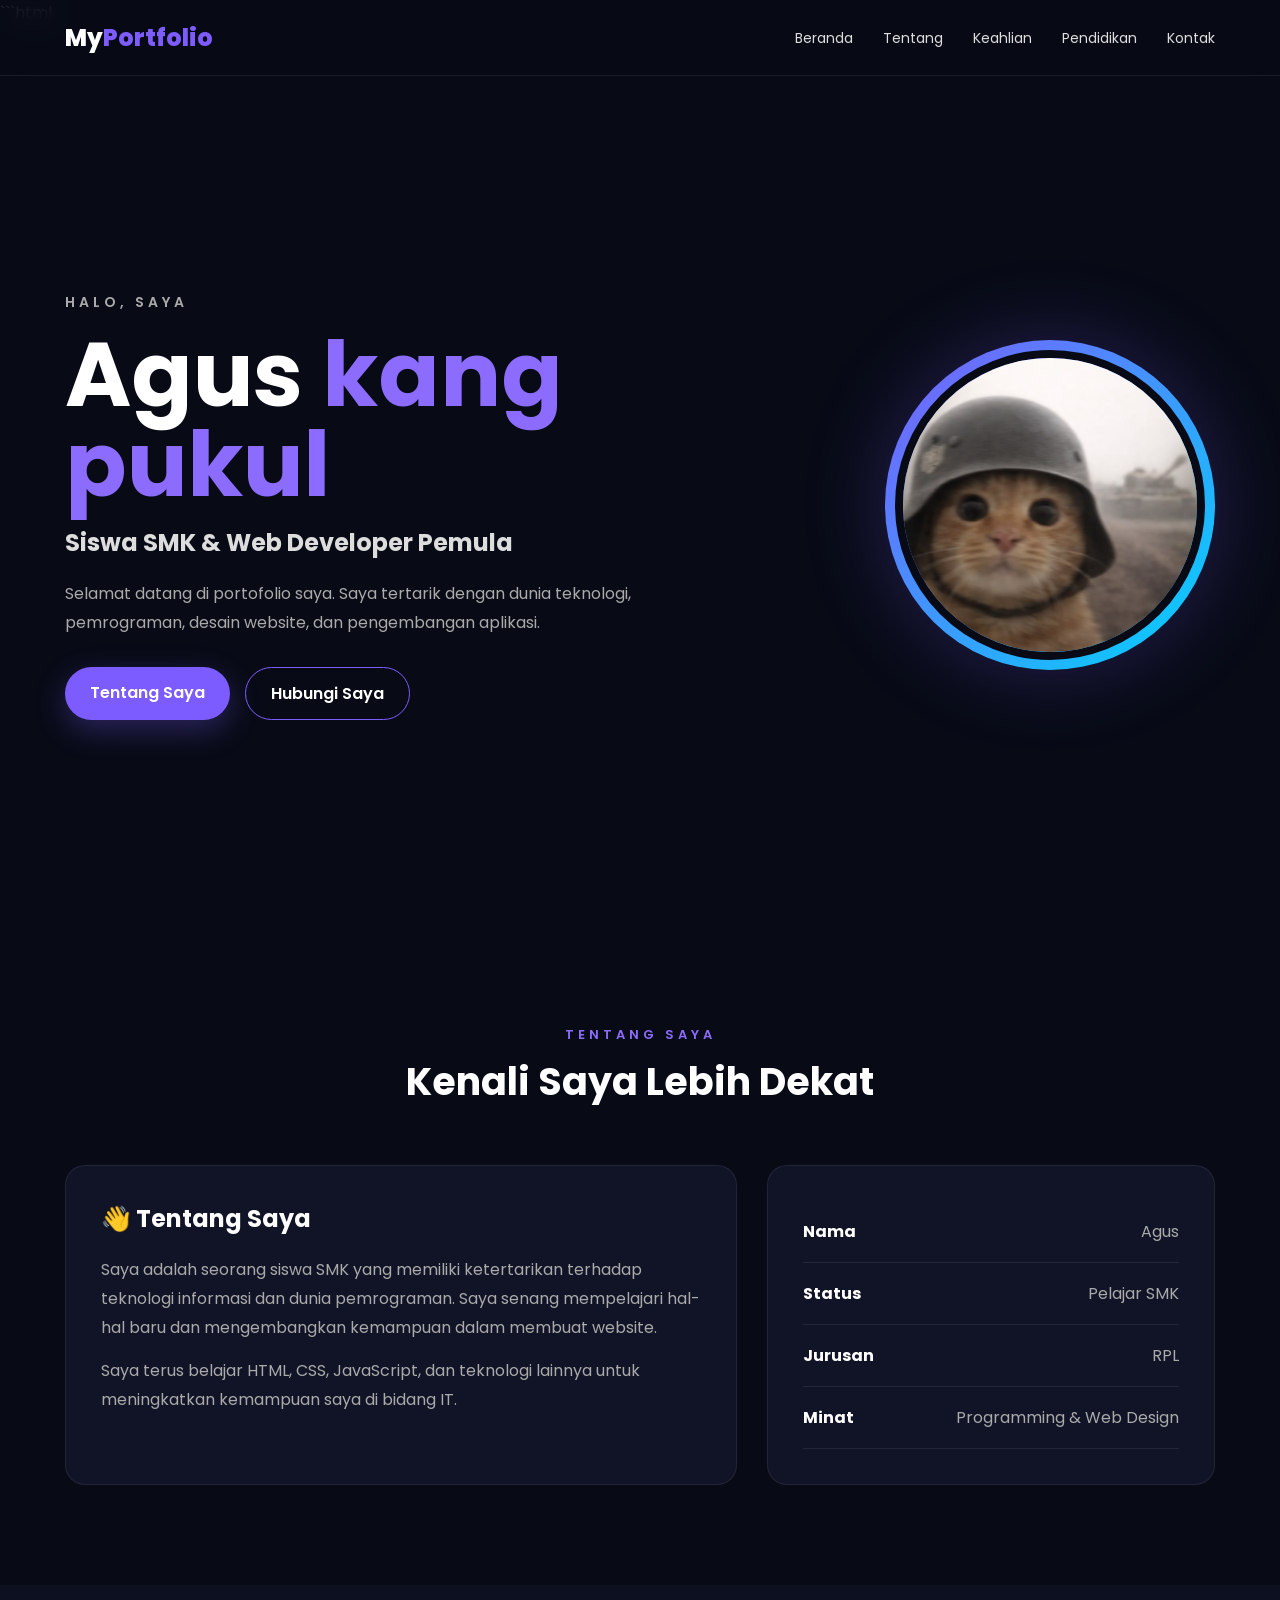
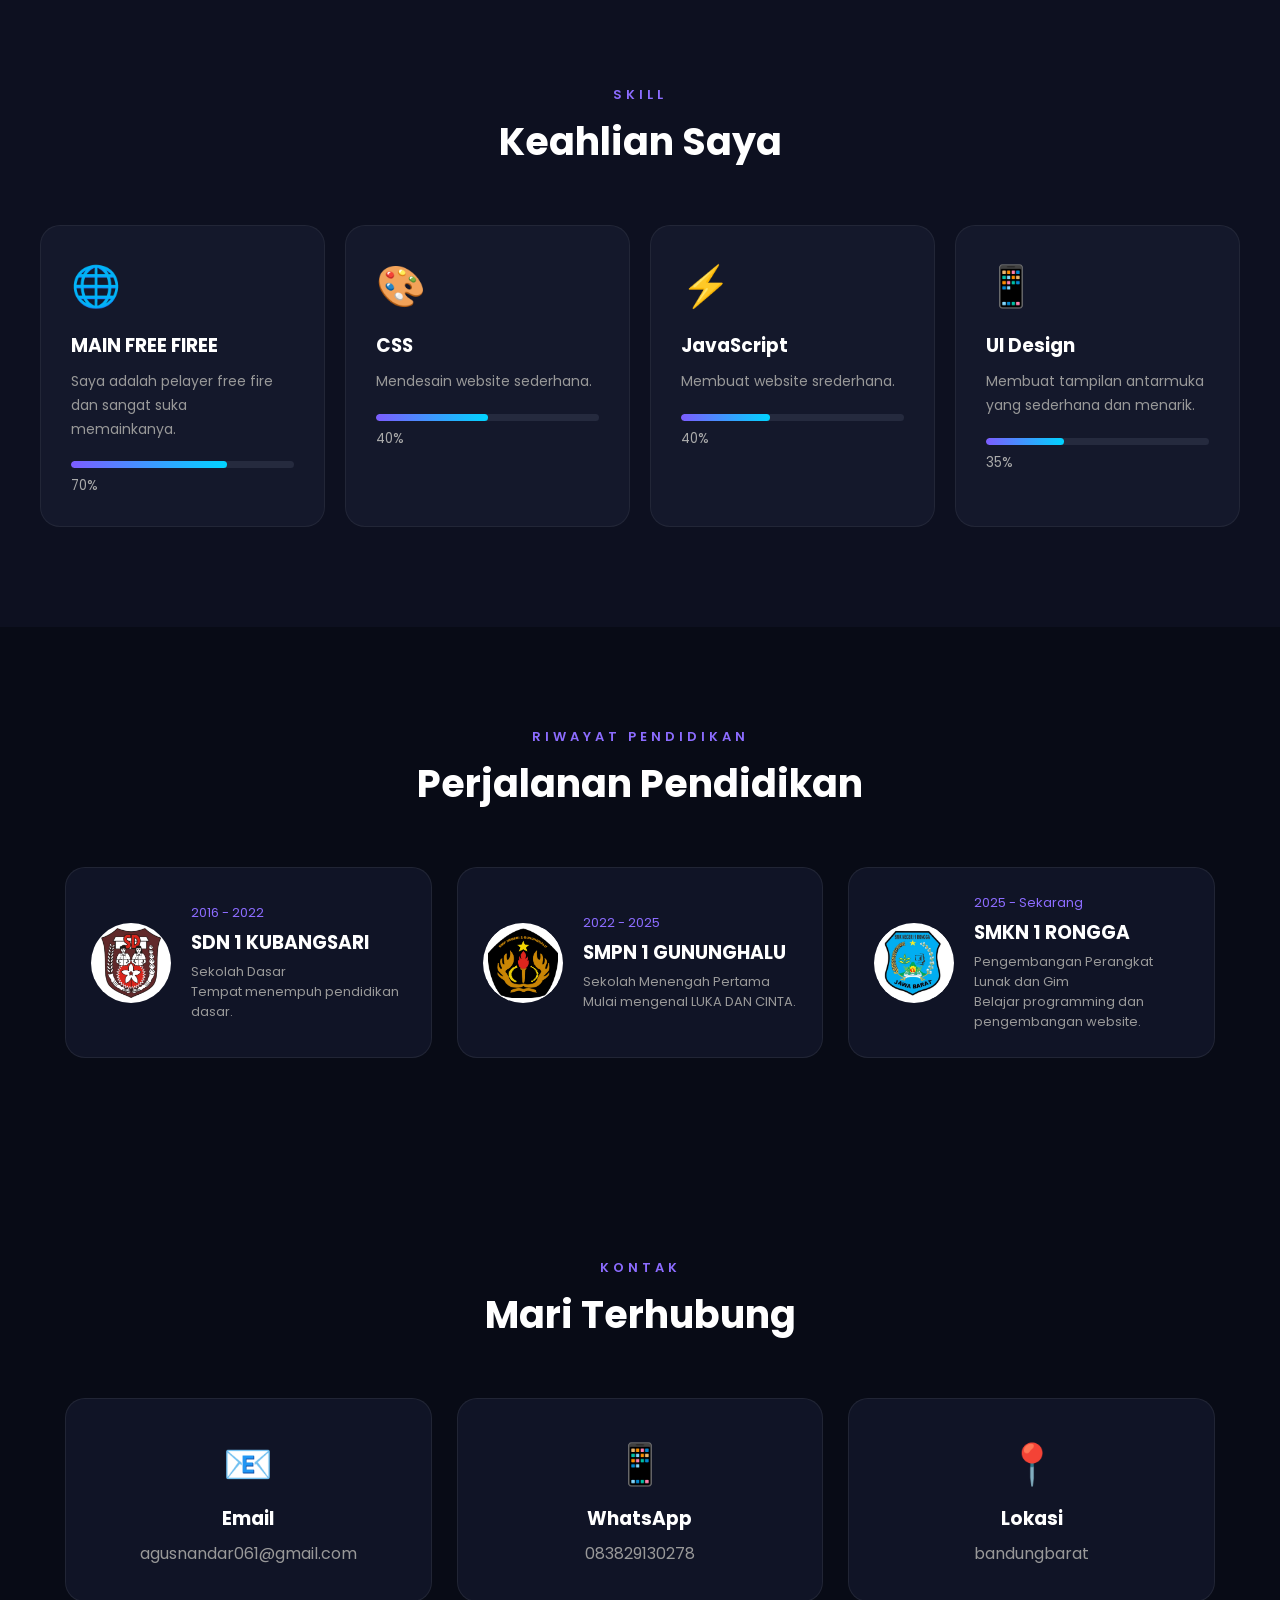
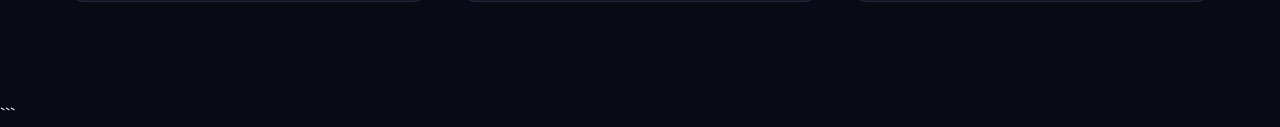
<file: index.html>
```html
<!DOCTYPE html>
<html lang="id">
<head>
    <meta charset="UTF-8">
    <meta name="viewport" content="width=device-width, initial-scale=1.0">
    <title>Portofolio Saya</title>

    <!-- Google Font -->
    <link rel="preconnect" href="https://fonts.googleapis.com">
    <link rel="preconnect" href="https://fonts.gstatic.com" crossorigin>
    <link href="https://fonts.googleapis.com/css2?family=Poppins:wght@300;400;500;600;700;800&display=swap" rel="stylesheet">

    <!-- CSS -->
    <link rel="stylesheet" href="css/potopolio.css">
</head>

<body>

    <!-- Navbar -->
    <header>
        <nav class="navbar">
            <div class="logo">My<span>Portfolio</span></div>

            <ul class="nav-menu">
                <li><a href="#home">Beranda</a></li>
                <li><a href="#about">Tentang</a></li>
                <li><a href="#skills">Keahlian</a></li>
                <li><a href="#education">Pendidikan</a></li>
                <li><a href="#contact">Kontak</a></li>
            </ul>
        </nav>
    </header>

    <!-- Hero -->
    <section id="home" class="hero">
        <div class="hero-text">
            <p class="small-title">HALO, SAYA</p>

            <h1>Agus <span>kang pukul</span></h1>

            <h2>Siswa SMK & Web Developer Pemula</h2>

            <p>
                Selamat datang di portofolio saya.
                Saya tertarik dengan dunia teknologi, pemrograman,
                desain website, dan pengembangan aplikasi.
            </p>

            <div class="hero-buttons">
                <a href="#about" class="btn primary">Tentang Saya</a>
                <a href="#contact" class="btn secondary">Hubungi Saya</a>
            </div>
        </div>

        <div class="hero-image">
            <div class="image-circle">
                <img src="assets/img/download (11).jfif" alt="Foto Profil">
            </div>
        </div>
    </section>

    <!-- Tentang -->
    <section id="about" class="section">
        <div class="section-title">
            <p>TENTANG SAYA</p>
            <h2>Kenali Saya Lebih Dekat</h2>
        </div>

        <div class="about-content">
            <div class="about-card">
                <h3>👋 Tentang Saya</h3>

                <p>
                    Saya adalah seorang siswa SMK yang memiliki ketertarikan
                    terhadap teknologi informasi dan dunia pemrograman.
                    Saya senang mempelajari hal-hal baru dan mengembangkan
                    kemampuan dalam membuat website.
                </p>

                <p>
                    Saya terus belajar HTML, CSS, JavaScript, dan teknologi
                    lainnya untuk meningkatkan kemampuan saya di bidang IT.
                </p>
            </div>

            <div class="info-card">
                <div class="info">
                    <strong>Nama</strong>
                    <span>Agus</span>
                </div>

                <div class="info">
                    <strong>Status</strong>
                    <span>Pelajar SMK</span>
                </div>

                <div class="info">
                    <strong>Jurusan</strong>
                    <span>RPL</span>
                </div>

                <div class="info">
                    <strong>Minat</strong>
                    <span>Programming & Web Design</span>
                </div>
            </div>
        </div>
    </section>

    <!-- Keahlian -->
    <section id="skills" class="section dark-section">
        <div class="section-title">
            <p>SKILL</p>
            <h2>Keahlian Saya</h2>
        </div>

        <div class="skills-container">

            <div class="skill-card">
                <div class="skill-icon">🌐</div>
                <h3>MAIN FREE FIREE</h3>
                <p>Saya adalah pelayer free fire dan sangat suka memainkanya.</p>

                <div class="progress">
                    <span style="width: 70%;"></span>
                </div>
                <small>70%</small>
            </div>

            <div class="skill-card">
                <div class="skill-icon">🎨</div>
                <h3>CSS</h3>
                <p>Mendesain website sederhana.</p>

                <div class="progress">
                    <span style="width: 50%;"></span>
                </div>
                <small>40%</small>
            </div>

            <div class="skill-card">
                <div class="skill-icon">⚡</div>
                <h3>JavaScript</h3>
                <p>Membuat website srederhana.</p>

                <div class="progress">
                    <span style="width: 40%;"></span>
                </div>
                <small>40%</small>
            </div>

            <div class="skill-card">
                <div class="skill-icon">📱</div>
                <h3>UI Design</h3>
                <p>Membuat tampilan antarmuka yang sederhana dan menarik.</p>

                <div class="progress">
                    <span style="width: 35%;"></span>
                </div>
                <small>35%</small>
            </div>

        </div>
    </section>

    <!-- Pendidikan -->
    <section id="education" class="section">
        <div class="section-title">
            <p>RIWAYAT PENDIDIKAN</p>
            <h2>Perjalanan Pendidikan</h2>
        </div>

        <div class="education-container">

            <div class="education-card">
                <div class="school-logo">
                    <img src="assets/img/download (122).png" alt="Logo SD">
                </div>

                <div>
                    <span class="year">2016 - 2022</span>
                    <h3>SDN 1 KUBANGSARI</h3>
                    <p>Sekolah Dasar</p>
                    <p>Tempat menempuh pendidikan dasar.</p>
                </div>
            </div>

            <div class="education-card">
                <div class="school-logo">
                    <img src="assets - Copy/img/imagessssss.png" alt="Logo SMP">
                </div>

                <div>
                    <span class="year">2022 - 2025</span>
                    <h3>SMPN 1 GUNUNGHALU</h3>
                    <p>Sekolah Menengah Pertama</p>
                    <p>Mulai mengenal LUKA DAN CINTA.</p>
                </div>
            </div>

            <div class="education-card">
                <div class="school-logo">
                    <img src="assets/img/images (1).jfif" alt="Logo SMK">
                </div>

                <div>
                    <span class="year">2025 - Sekarang</span>
                    <h3>SMKN 1 RONGGA</h3>
                    <p>Pengembangan Perangkat Lunak dan Gim</p>
                    <p>Belajar programming dan pengembangan website.</p>
                </div>
            </div>

        </div>
    </section>

    <!-- Kontak -->
    <section id="contact" class="section contact-section">
        <div class="section-title">
            <p>KONTAK</p>
            <h2>Mari Terhubung</h2>
        </div>

        <div class="contact-container">

            <div class="contact-card">
                <div class="contact-icon">📧</div>
                <h3>Email</h3>
                <p>agusnandar061@gmail.com</p>
            </div>

            <div class="contact-card">
                <div class="contact-icon">📱</div>
                <h3>WhatsApp</h3>
                <p>083829130278</p>
            </div>

            <div class="contact-card">
                <div class="contact-icon">📍</div>
                <h3>Lokasi</h3>
                <p>bandungbarat</p>
            </div>

        </div>
    </section>

   

</body>
</html>
```
</file>
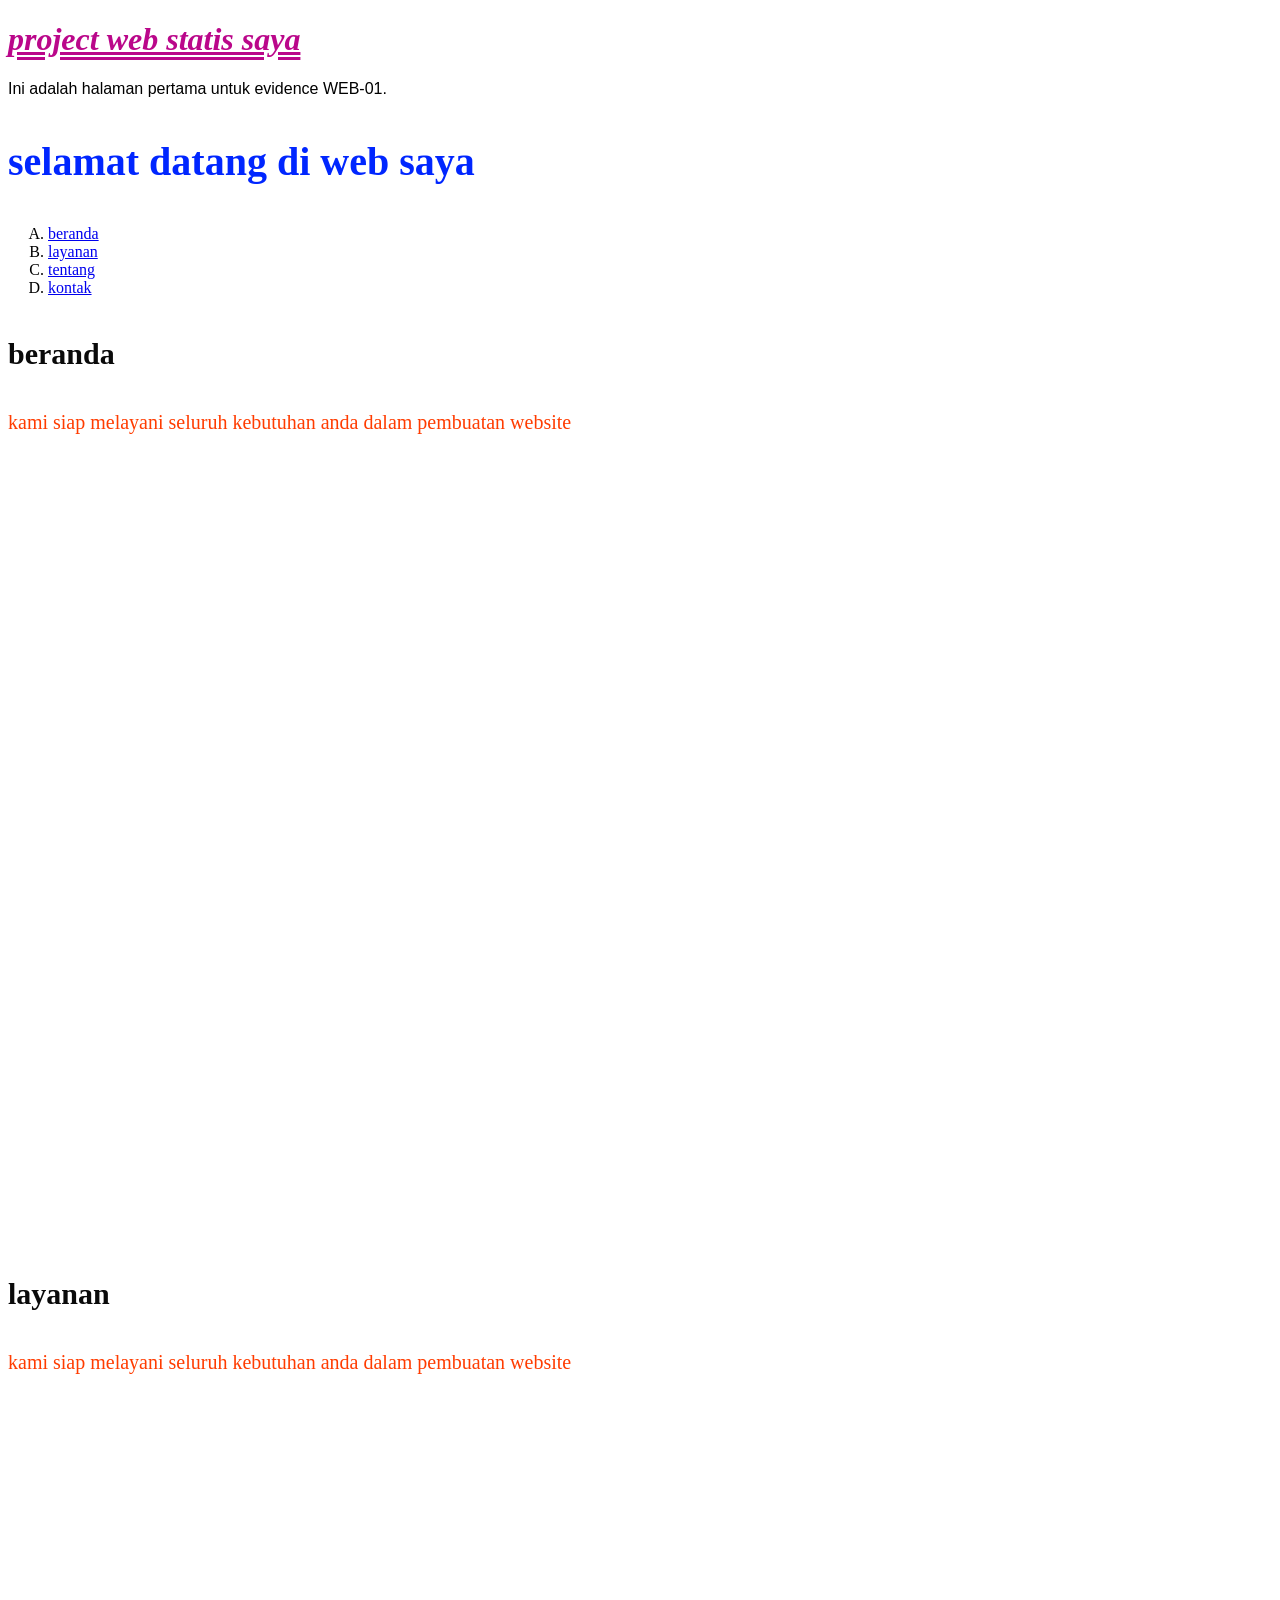
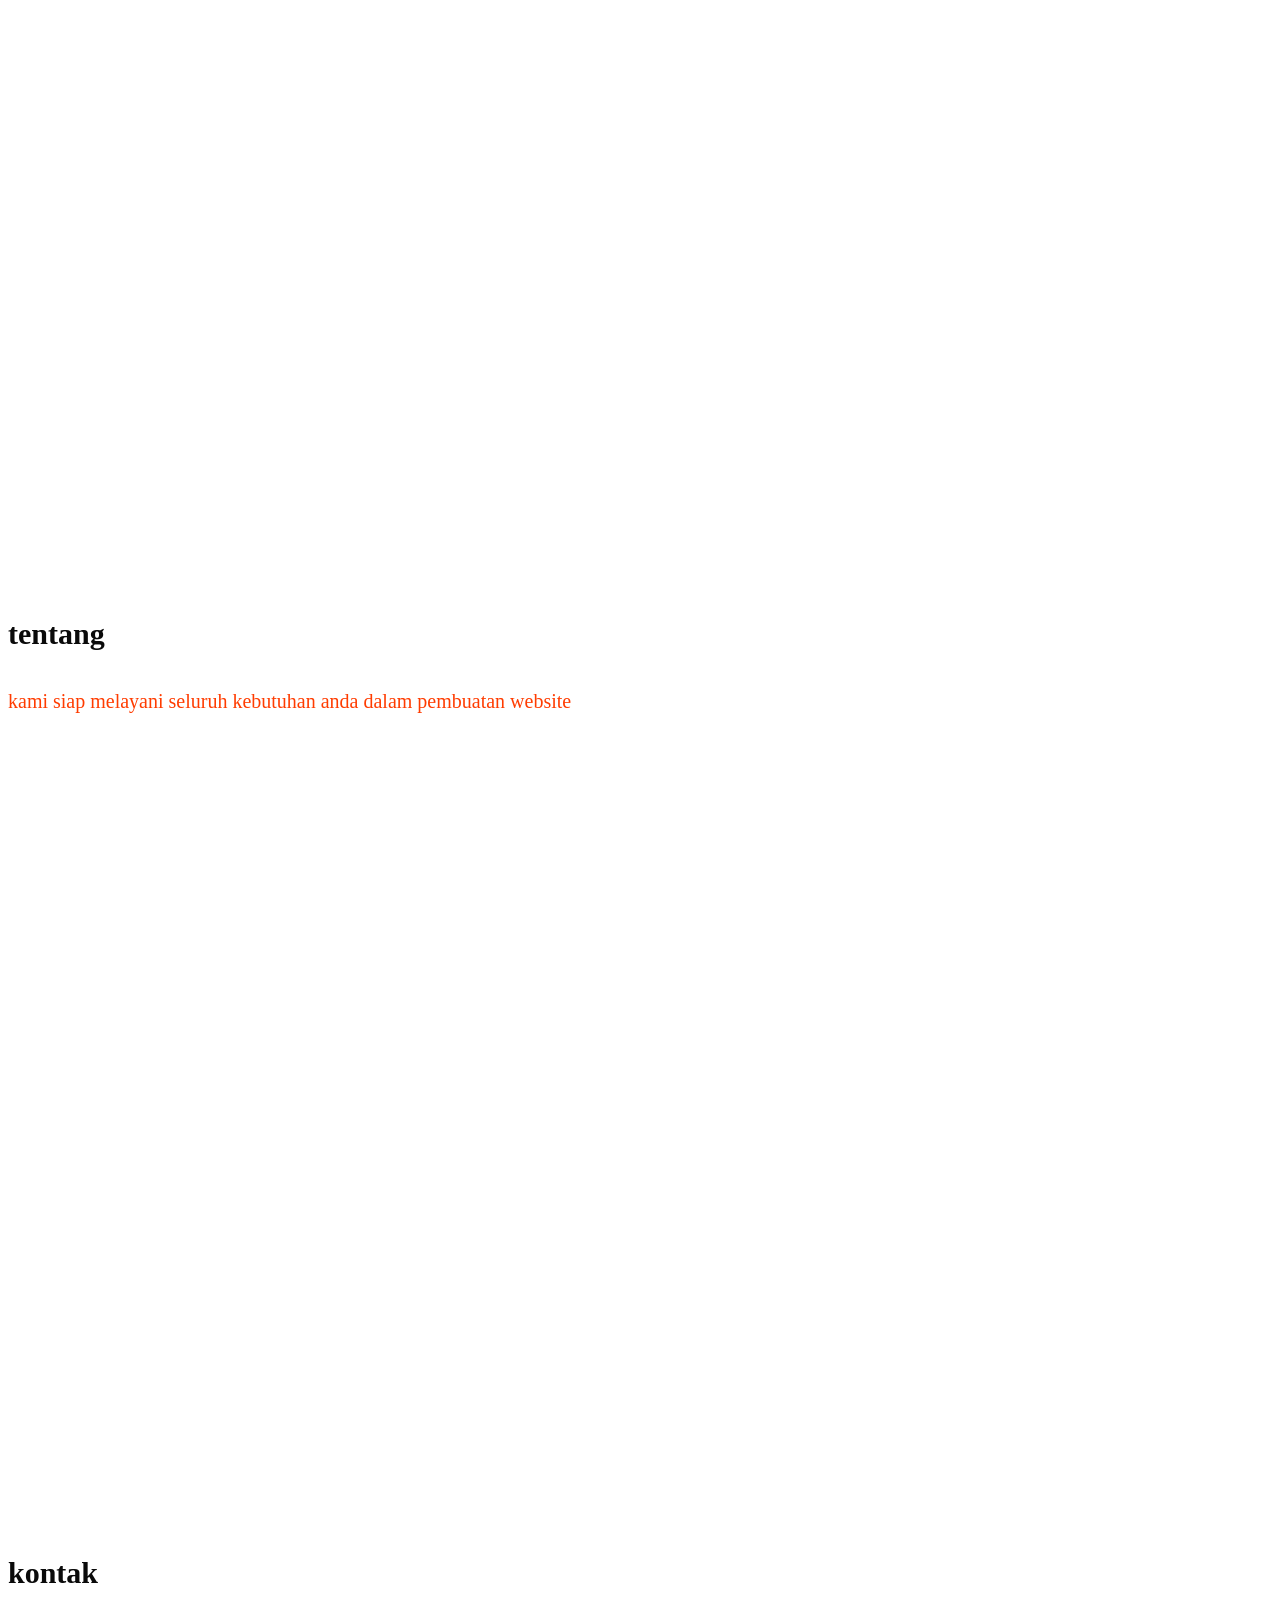
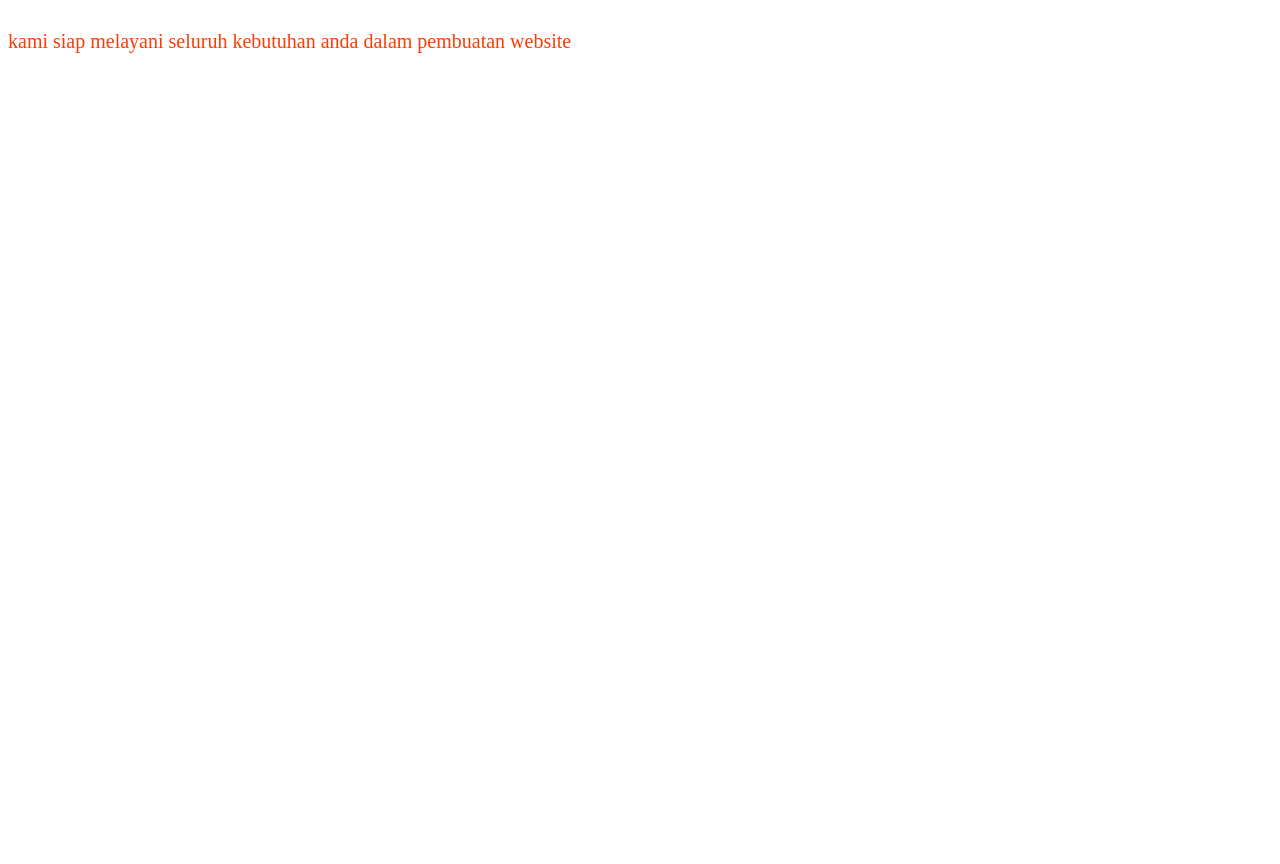
<file: apes.html>
<!DOCTYPE html>
<html lang="en">

<head>
    <meta charset="UTF-8">
    <meta name="viewport" content="width=device-width, initial-scale=1.0">
    <title>Project Web Statis agus </title>
    <link rel="stylesheet" href="css/style.css" />
 <style>
        p {
            font-family: 'Franklin Gothic Medium', 'Arial Narrow', Arial, sans-serif;
        }
        h1 {
            text-decoration: double underline ;
        }
    </style> 
</head>

<body>
    <h1 style="color:rgb(186, 7, 138); font-style:italic;">
        project web statis saya </h1>
    <p>Ini adalah halaman pertama untuk evidence WEB-01.</p> 
    <header>
        <h3>selamat datang di web saya</h3>
    </header>
    <nav>
        <ol type="A">
            <li><a href="#beranda">beranda</a></li>
            <li><a href="#layanan">layanan</a></li>
            <li><a href="#tentang">tentang</a></li>
            <li><a href="#kontak">kontak</a></li>
        </ol>
    <nav>




    <main>
        <section id="beranda">
            <h4>beranda</h4>
            <article>kami siap melayani seluruh kebutuhan anda dalam pembuatan website</article>
        </section>
        <section id="layanan">
            <h4>layanan</h4>
            <article>kami siap melayani seluruh kebutuhan anda dalam pembuatan website</article>
        </section>
        <section id="tentang">
            <h4>tentang</h4>
            <article>kami siap melayani seluruh kebutuhan anda dalam pembuatan website</article>
        </section>
        <section id="kontak">
            <h4>kontak</h4>
            <article>kami siap melayani seluruh kebutuhan anda dalam pembuatan website</article>
        </section>
    </main> 



</body>

</html>
</file>
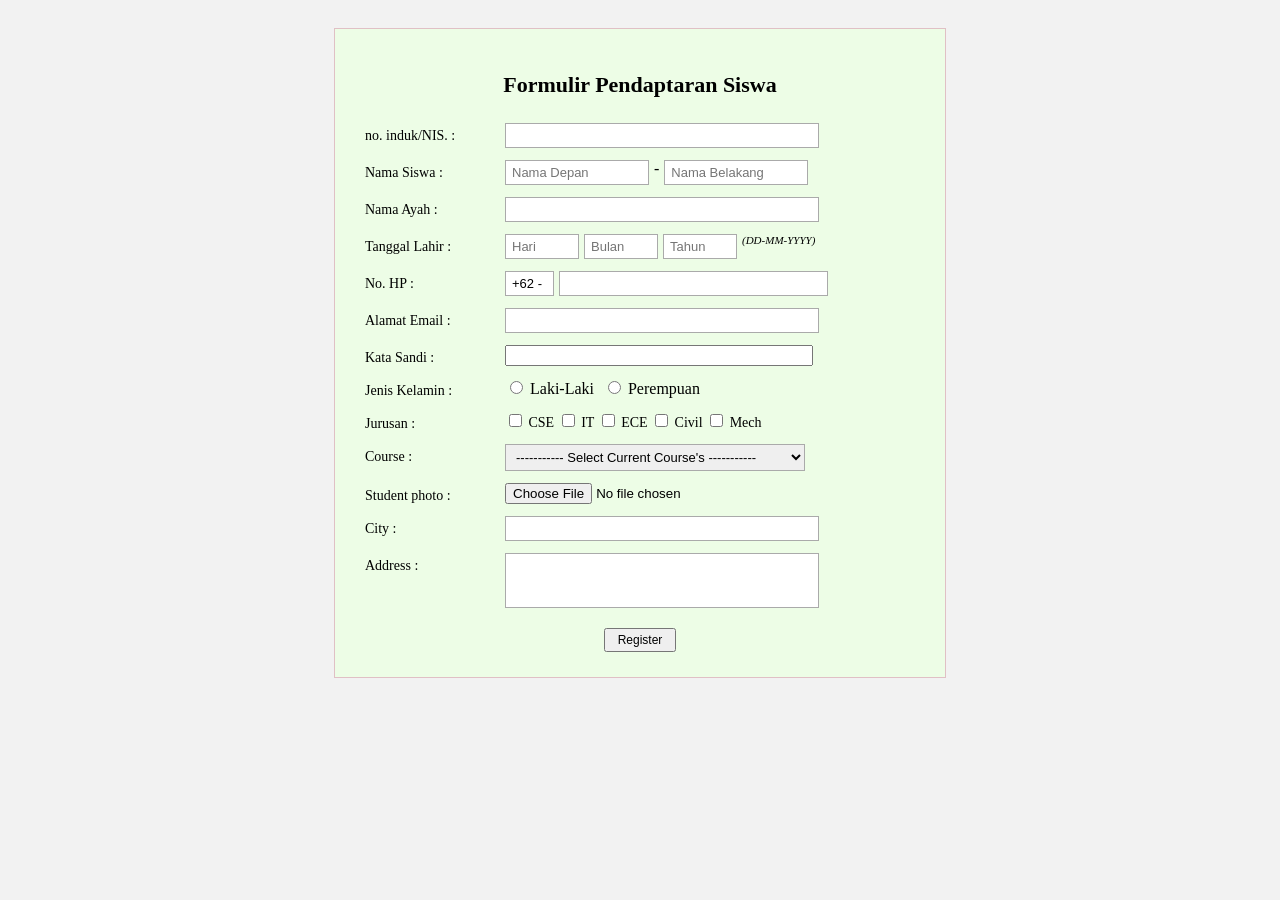
<file: form tugas1.html>
<!DOCTYPE html>
<html lang="en">

<head>
    <meta charset="UTF-8">
    <meta name="viewport" content="width=device-width, initial-scale=1.0">
    <title>Form</title>
    <style>
        body {
            font-family: 'Times New Roman', Times, serif;
            background-color: #f2f2f2;
            display: flex;
            justify-content: center;
            padding: 20px;
        }

        .form-container {
            background-color: #edfde6;
            /* warna pink seperti di foto */
            width: 550px;
            padding: 25px 30px;
            border: 1px solid #e0c0c5;
        }

        h2 {
            text-align: center;
            margin-bottom: 25px;
            font-size: 22px;
        }

        .form-row {
            display: flex;
            margin-bottom: 12px;
            align-items: flex-start;
        }

        .form-row label {
            width: 140px;
            font-size: 14px;
            padding-top: 5px;
        }

        .form-row input[type="text"],
        .form-row input[type="email"],
        .form-row input[type="password"],
        .form-row select,
        .form-row textarea {
            border: 1px solid #aaa;
            padding: 4px 6px;
            font-size: 13px;
        }

        .w-300 {
            width: 300px;
        }

        .w-130 {
            width: 130px;
        }

        .w-60 {
            width: 60px;
        }

        .small-text {
            font-size: 11px;
            font-style: italic;
            margin-left: 5px;
        }

        .gender,
        .dept {
            font-size: 14px;
        }

        textarea {
            resize: none;
        }

        .btn-area {
            text-align: center;
            margin-top: 20px;
        }

        .btn-area button {
            padding: 3px 12px;
            font-size: 12px;
            cursor: pointer;
        }
    </style>
</head>

<div class="form-container">
    <h2>Formulir Pendaptaran Siswa</h2>

    <form>
        <div class="form-row">
            <label>no. induk/NIS. :</label>
            <input type="text" class="w-300">
        </div>

        <div class="form-row">
            <label>Nama Siswa :</label>
            <input type="text" placeholder="Nama Depan" class="w-130">
            <span style="margin: 0 5px;">-</span>
            <input type="text" placeholder="Nama Belakang" class="w-130">
        </div>

        <div class="form-row">
            <label>Nama Ayah :</label>
            <input type="text" class="w-300">
        </div>

        <div class="form-row">
            <label>Tanggal Lahir :</label>
            <input type="text" placeholder="Hari" class="w-60">
            <input type="text" placeholder="Bulan" class="w-60" style="margin-left:5px;">
            <input type="text" placeholder="Tahun" class="w-60" style="margin-left:5px;">
            <span class="small-text">(DD-MM-YYYY)</span>
        </div>

        <div class="form-row">
            <label>No. HP :</label>
            <input type="text" value="+62 -" style="width:35px;">
            <input type="text" class="w-300" style="margin-left:5px; width: 255px;">
        </div>

        <div class="form-row">
            <label>Alamat Email :</label>
            <input type="email" class="w-300">
        </div>

        <div class="form-row">
            <label>Kata Sandi :</label>
            <input type="Kata Sandi" class="w-300">
        </div>

        <div class="form-row">
            <label>Jenis Kelamin :</label>
            <div class="Jenis Kelamin">
                <input type="radio" name="Jenis Kelamin"> Laki-Laki
                <input type="radio" name="Jenis Kelamin" style="margin-left:10px;"> Perempuan
            </div>
        </div>

        <div class="form-row">
            <label>Jurusan :</label>
            <div class="dept">
                <input type="checkbox"> CSE
                <input type="checkbox"> IT
                <input type="checkbox"> ECE
                <input type="checkbox"> Civil
                <input type="checkbox"> Mech
            </div>
        </div>

        <div class="form-row">
            <label>Course :</label>
            <select class="w-300">
                <option>----------- Select Current Course's -----------</option>
                <option>B.Tech</option>
                <option>BCA</option>
                <option>MCA</option>
                <option>Diploma</option>
            </select>
        </div>

        <div class="form-row">
            <label>Student photo :</label>
            <input type="file">
        </div>

        <div class="form-row">
            <label>City :</label>
            <input type="text" class="w-300">
        </div>

        <div class="form-row">
            <label>Address :</label>
            <textarea rows="3" class="w-300"></textarea>
        </div>

        <div class="btn-area">
            <button type="submit">Register</button>
        </div>
    </form>
</div>

</body>

</html>
</file>
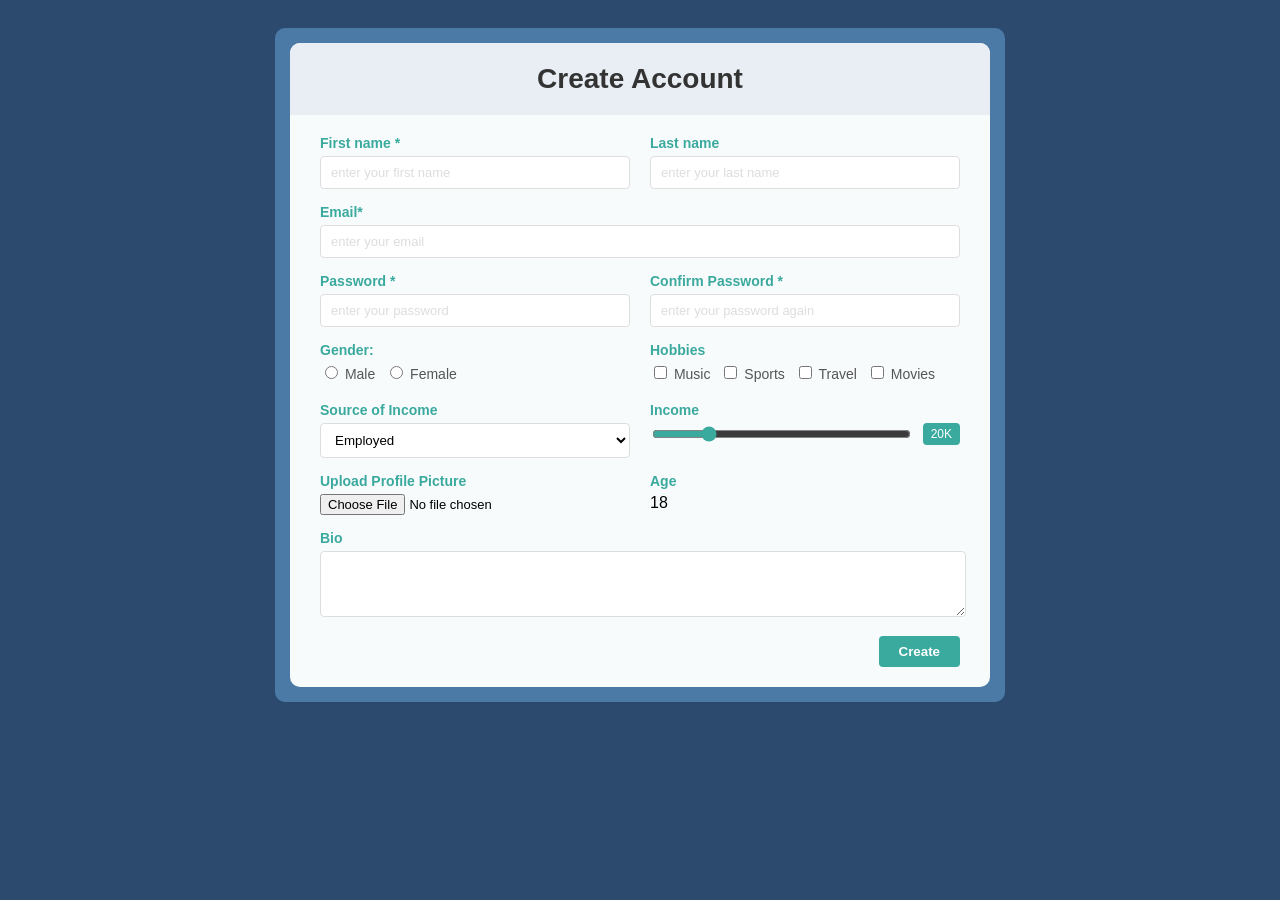
<file: form tugas2.html>
<!DOCTYPE html>
<html lang="en">
<head>
<meta charset="UTF-8">
<meta name="viewport" content="width=device-width, initial-scale=1.0">
<title>Create Account</title>
<style>
    body {
        background-color: #2c4a6e;
        font-family: Arial, sans-serif;
        display: flex;
        justify-content: center;
        padding: 20px;
    }
    .container {
        background: #4a7aa5;
        padding: 15px;
        width: 700px;
        border-radius: 10px;
    }
    .form-box {
        background: #f8fbfc;
        border-radius: 10px;
        overflow: hidden;
    }
    .form-header {
        background: #e8eef3;
        text-align: center;
        padding: 20px;
        font-size: 28px;
        font-weight: bold;
        color: #333;
    }
    .form-body {
        padding: 20px 30px;
    }
    .row {
        display: flex;
        gap: 20px;
        margin-bottom: 15px;
    }
    .col {
        flex: 1;
    }
    label {
        display: block;
        font-size: 14px;
        color: #3aa99e;
        font-weight: 600;
        margin-bottom: 5px;
    }
    input[type="text"],
    input[type="email"],
    input[type="password"],
    select {
        width: 100%;
        padding: 8px 10px;
        border: 1px solid #ddd;
        border-radius: 4px;
        box-sizing: border-box;
        background: #fff;
    }
    input::placeholder {
        color: #ddd;
        font-size: 13px;
    }
    .radio-group, .check-group {
        display: flex;
        gap: 10px;
        font-size: 13px;
        color: #555;
    }
    .income-row {
        display: flex;
        align-items: center;
        gap: 10px;
    }
    input[type="range"] {
        flex: 1;
        accent-color: #3aa99e;
    }
    .badge {
        background: #3aa99e;
        color: white;
        padding: 4px 8px;
        border-radius: 4px;
        font-size: 12px;
    }
    .file-input {
        font-size: 13px;
    }
    textarea {
        width: 100%;
        height: 60px;
        border: 1px solid #ddd;
        border-radius: 4px;
    }
    .btn-area {
        text-align: right;
        margin-top: 15px;
    }
    .btn-create {
        background: #3aa99e;
        color: white;
        border: none;
        padding: 8px 20px;
        border-radius: 4px;
        cursor: pointer;
        font-weight: bold;
    }
</style>
</head>
<body>

<div class="container">
  <div class="form-box">
    <div class="form-header">Create Account</div>
    <div class="form-body">
      <form>
        <div class="row">
            <div class="col">
                <label>First name *</label>
                <input type="text" placeholder="enter your first name">
            </div>
            <div class="col">
                <label>Last name</label>
                <input type="text" placeholder="enter your last name">
            </div>
        </div>

        <div class="row">
            <div class="col">
                <label>Email*</label>
                <input type="email" placeholder="enter your email">
            </div>
        </div>

        <div class="row">
            <div class="col">
                <label>Password *</label>
                <input type="password" placeholder="enter your password">
            </div>
            <div class="col">
                <label>Confirm Password *</label>
                <input type="password" placeholder="enter your password again">
            </div>
        </div>

        <div class="row">
            <div class="col">
                <label>Gender:</label>
                <div class="radio-group">
                    <label style="color:#555; font-weight:normal"><input type="radio" name="gender"> Male</label>
                    <label style="color:#555; font-weight:normal"><input type="radio" name="gender"> Female</label>
                </div>
            </div>
            <div class="col">
                <label>Hobbies</label>
                <div class="check-group">
                    <label style="color:#555; font-weight:normal"><input type="checkbox"> Music</label>
                    <label style="color:#555; font-weight:normal"><input type="checkbox"> Sports</label>
                    <label style="color:#555; font-weight:normal"><input type="checkbox"> Travel</label>
                    <label style="color:#555; font-weight:normal"><input type="checkbox"> Movies</label>
                </div>
            </div>
        </div>

        <div class="row">
            <div class="col">
                <label>Source of Income</label>
                <select>
                    <option>Employed</option>
                    <option>Self-employed</option>
                    <option>Unemployed</option>
                    <option>Student</option>
                </select>
            </div>
            <div class="col">
                <label>Income</label>
                <div class="income-row">
                    <input type="range" min="0" max="100" value="20" id="incomeRange" oninput="document.getElementById('incomeVal').innerText=this.value+'K'">
                    <span class="badge" id="incomeVal">20K</span>
                </div>
            </div>
        </div>

        <div class="row">
            <div class="col">
                <label>Upload Profile Picture</label>
                <input type="file" class="file-input">
            </div>
            <div class="col">
                <label>Age</label>
                <div>18</div>
            </div>
        </div>

        <div class="row">
            <div class="col">
                <label>Bio</label>
                <textarea></textarea>
            </div>
        </div>

        <div class="btn-area">
            <button type="submit" class="btn-create">Create</button>
        </div>

      </form>
    </div>
  </div>
</div>

<script>
    // biar slider 20K nya jalan kayak di foto
    const range = document.getElementById('incomeRange');
    const val = document.getElementById('incomeVal');
    range.addEventListener('input', () => {
        val.textContent = range.value + 'K';
    });
</script>

</body>
</html>
</file>
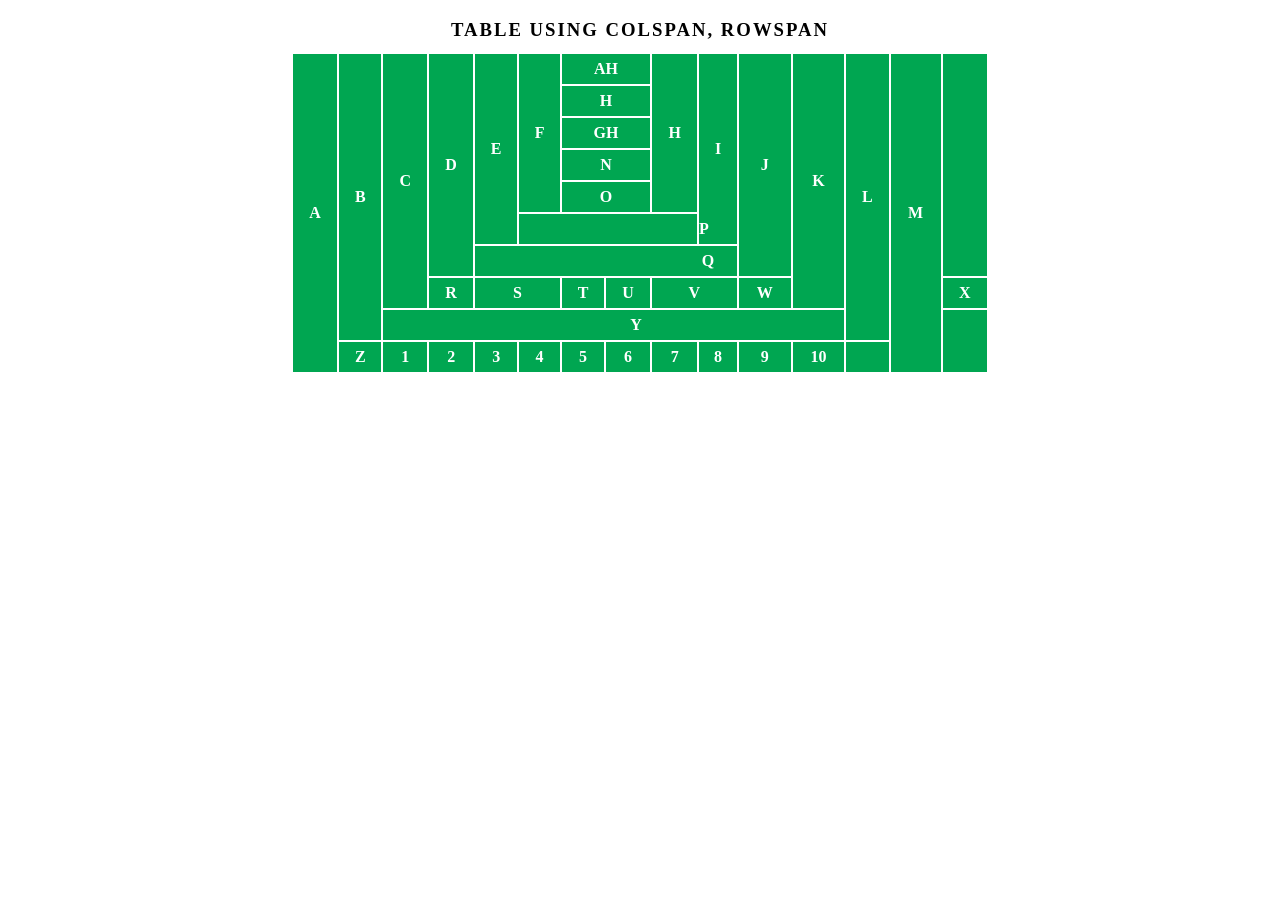
<file: rarudet.html>
<!DOCTYPE html>
<html lang="en">
<head>
<meta charset="UTF-8">














<title>TABLE USING COLSPAN, ROWSPAN</title>
<style>
  body { font-family: serif; }
  h3 { text-align: center; letter-spacing: 2px; margin-bottom: 10px; }
  table {
    width: 700px;
    margin: auto;
    border-collapse: collapse;
    background-color: #00A651;
    border: 3px solid white;
  }
  td {
    border: 2px solid white;
    color: white;
    text-align: center;
    font-weight: bold;
    padding: 6px;
    font-size: 16px;
  }
</style>
</head>
<body>

<h3>TABLE USING COLSPAN, ROWSPAN</h3>

<table>
  <!-- Baris 1 -->
  <tr>
    <td rowspan="10">A</td>
    <td rowspan="9">B</td>
    <td rowspan="8">C</td>
    <td rowspan="7">D</td>
    <td rowspan="6">E</td>
    <td rowspan="5">F</td>
    <td colspan="2">AH</td>
    <td rowspan="5">H</td>
    <td rowspan="6">I</td>
    <td rowspan="7">J</td>
    <td rowspan="8">K</td>
    <td rowspan="9">L</td>
    <td rowspan="10">M</td>
  </tr>
  <!-- Baris 2 -->
  <tr>
    <td colspan="2">H</td>
  </tr>
  <!-- Baris 3 -->
  <tr>
    <td colspan="2">GH</td>
  </tr>
  <!-- Baris 4 -->
  <tr>
    <td colspan="2">N</td>
  </tr>
  <!-- Baris 5 -->
  <tr>
    <td colspan="2">O</td>
  </tr>
  <!-- Baris 6 -->
  <tr>
    <td colspan="8">P</td>
  </tr>
  <!-- Baris 7 -->
  <tr>
    <td colspan="10">Q</td>
  </tr>
  <!-- Baris 8 -->
  <tr>
    <td>R</td>
    <td colspan="2">S</td>
    <td>T</td>
    <td>U</td>
    <td colspan="2">V</td>
    <td>W</td>
    <td>X</td>
  </tr>
  <!-- Baris 9 -->
  <tr>
    <td colspan="11">Y</td>
  </tr>
  <!-- Baris 10 -->
  <tr>
    <td>Z</td>
    <td>1</td>
    <td>2</td>
    <td>3</td>
    <td>4</td>
    <td>5</td>
    <td>6</td>
    <td>7</td>
    <td>8</td>
    <td>9</td>
    <td>10</td>
  </tr>
</table>

</body>
</html>
</file>
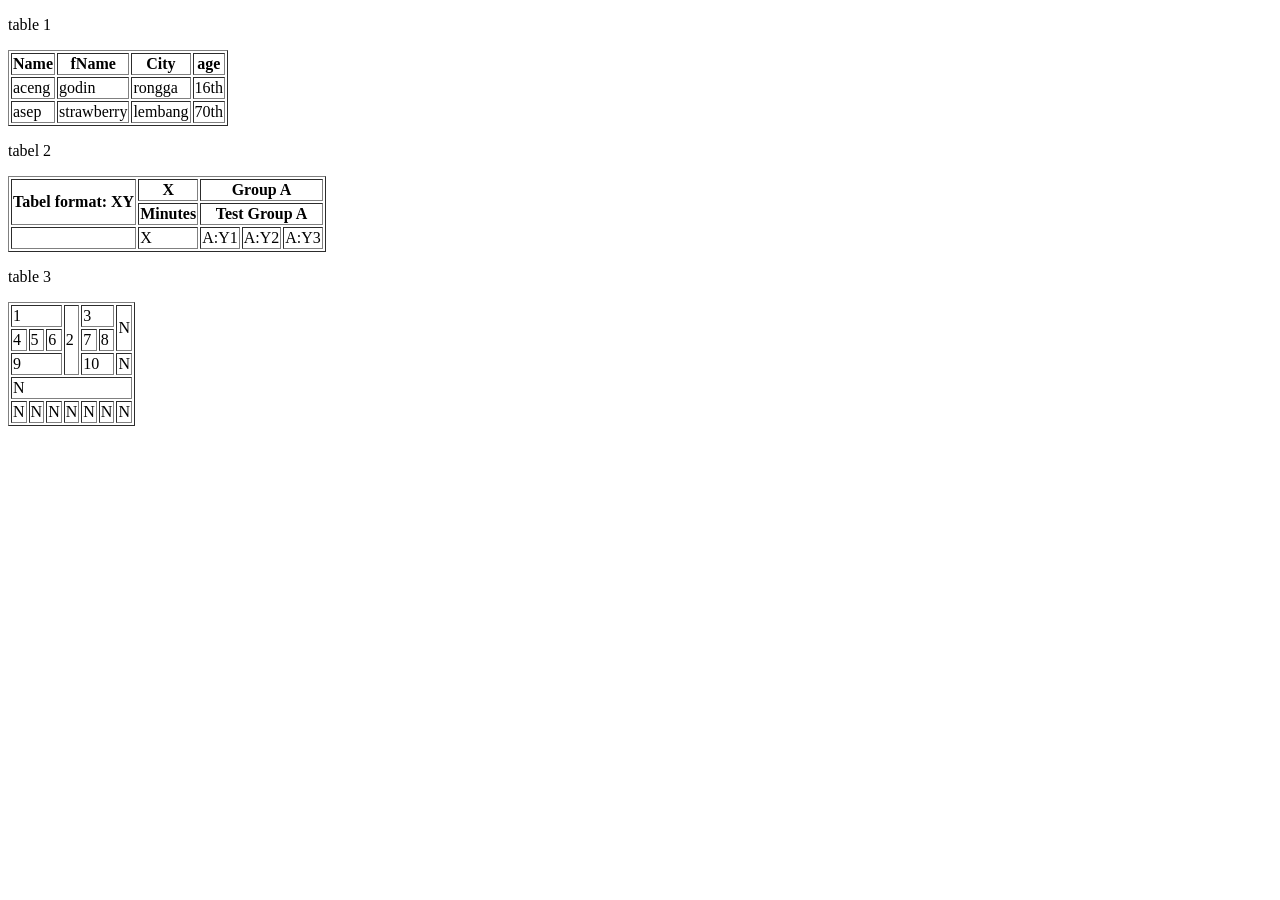
<file: soal1.html>
<!DOCTYPE html>
<html lang="id">
<head>
    <meta charset="UTF-8">
    <title> Tabel </title>
</head>
<body>
<p>table 1</p>
    <table border="1">
        <tr>
            <th>Name</th>
            <th>fName</th>
            <th>City</th>
            <th>age</th>
        </tr>
        <tr>
            <td>aceng</td>
            <td>godin</td>
            <td>rongga</td>
            <td>16th</td>
        </tr>
        <tr>
            <td>asep</td>
            <td>strawberry</td>
            <td>lembang</td>
            <td>70th</td>
        </tr>
    </table>
<p>tabel 2</p>

       <table border="1">
        <thead>
            <tr>
                <th rowspan="2">Tabel format: XY</th>
                <th >X</th>
                <th colspan="4">Group A</th>
            </tr>
            <tr>
                <th>Minutes</th>
                <th colspan = "4">Test Group A</th>
            </tr>
        </thead>
        <tbody>
            <tr>
                <td></td>
                <td>X</td>
                <td>A:Y1</td>
                <td>A:Y2</td>
                <td>A:Y3</td>
            </tr>

            
        </tbody>
    </table>
 <p>table 3</p>    


<table border="1">

  <tr>
    <td colspan="3" class="tinggi">1</td>
    <td rowspan="3">2</td>
    <td colspan="2" >3</td>
    <td rowspan="2">N</td>
  </tr>

  
  <tr>
    <td>4</td>
    <td>5</td>
    <td>6</td>
    <td>7</td>
    <td>8</td>
  </tr>

 
  <tr>
    <td colspan="3">9</td>
    <td colspan="2">10</td>
    <td>N</td>
  </tr>

  
  <tr>
    <td colspan="7" class="tinggi">N</td>

  </tr>

  <tr>
    <td>N</td>
    <td>N</td>
    <td>N</td>
    <td>N</td>
    <td>N</td>
    <td>N</td>
    <td>N</td>
  </tr>
</table>

</head>


</body>
</html>
</file>
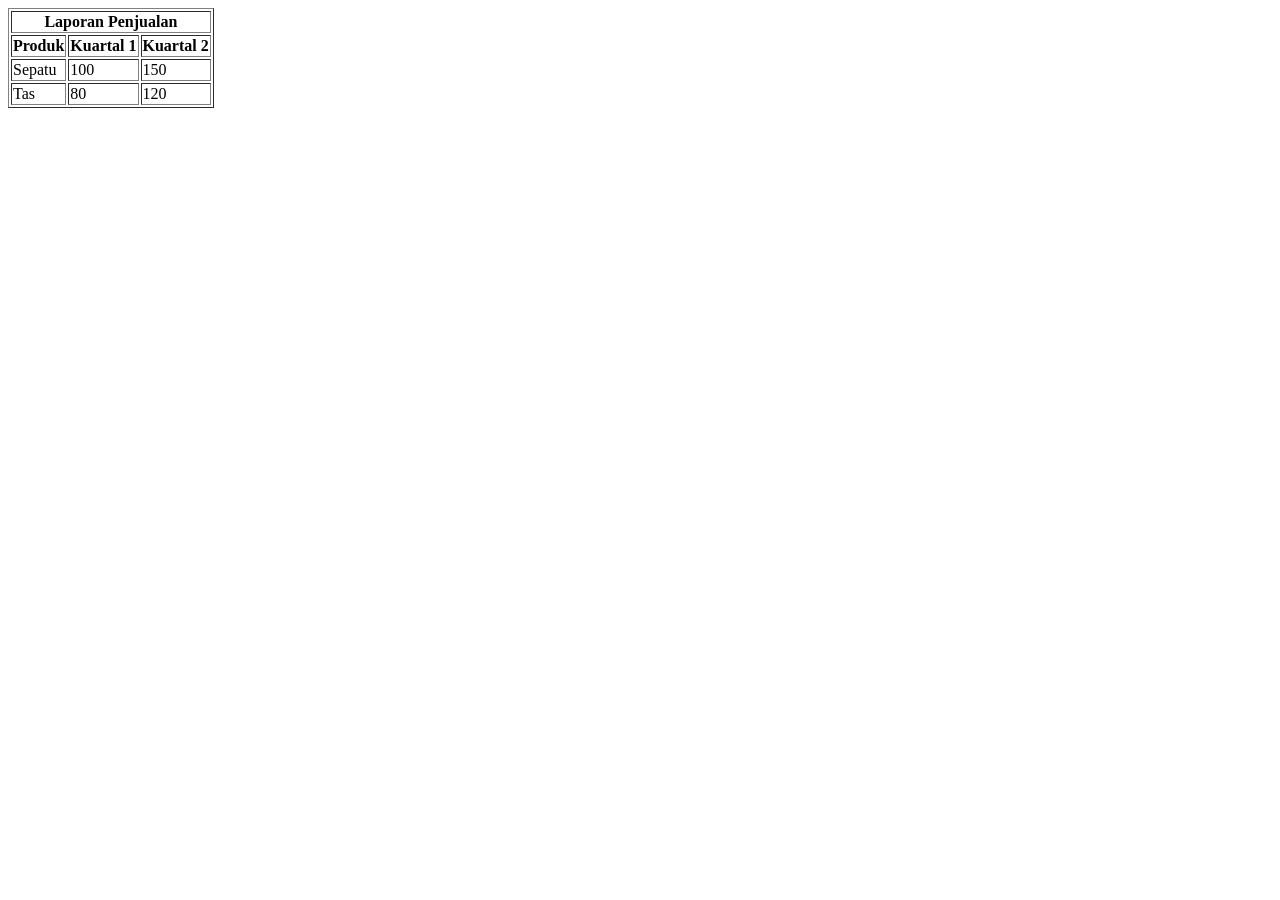
<file: soal2.html>
<!DOCTYPE html>
<html lang="id">
<head>
    <meta charset="UTF-8">
    <title>Soal 2 - Colspan</title>
</head>
<body>

    <table border="1">
        <tr>
            <th colspan="3">Laporan Penjualan</th>
        </tr>
        <tr>
            <th>Produk</th>
            <th>Kuartal 1</th>
            <th>Kuartal 2</th>
        </tr>
        <tr>
            <td>Sepatu</td>
            <td>100</td>
            <td>150</td>
        </tr>
        <tr>
            <td>Tas</td>
            <td>80</td>
            <td>120</td>
        </tr>
    </table>

</body>
</html>
</file>
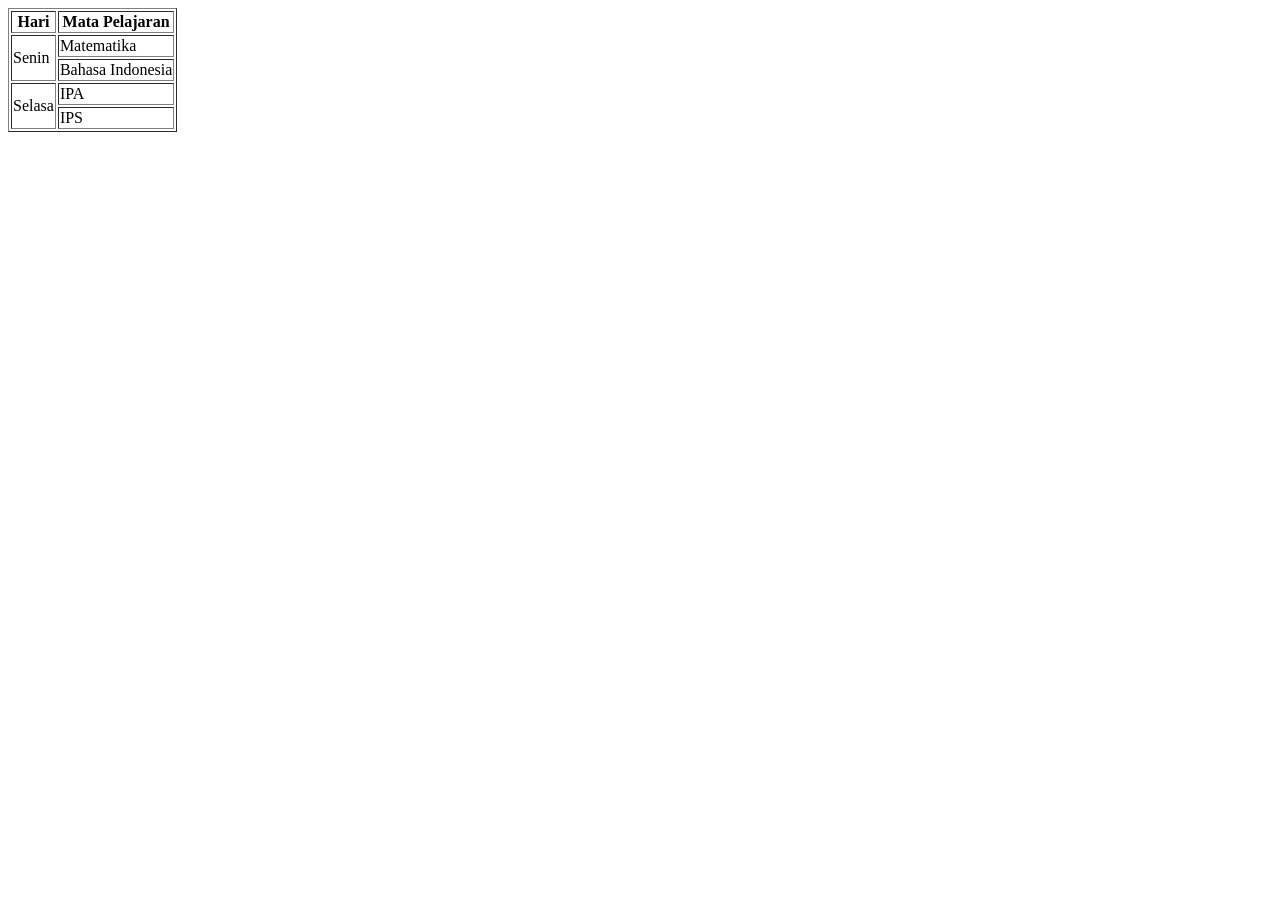
<file: soal3.html>
<!DOCTYPE html>
<html lang="id">
<head>
    <meta charset="UTF-8">
    <title>Soal 3 - Rowspan</title>
</head>
<body>

    <table border="1">
        <tr>
            <th>Hari</th>
            <th>Mata Pelajaran</th>
        </tr>
        <tr>
            <td rowspan="2">Senin</td>
            <td>Matematika</td>
        </tr>
        <tr>
            <td>Bahasa Indonesia</td>
        </tr>
        <tr>
            <td rowspan="2">Selasa</td>
            <td>IPA</td>
        </tr>
        <tr>
            <td>IPS</td>
        </tr>
    </table>

</body>
</html>
</file>
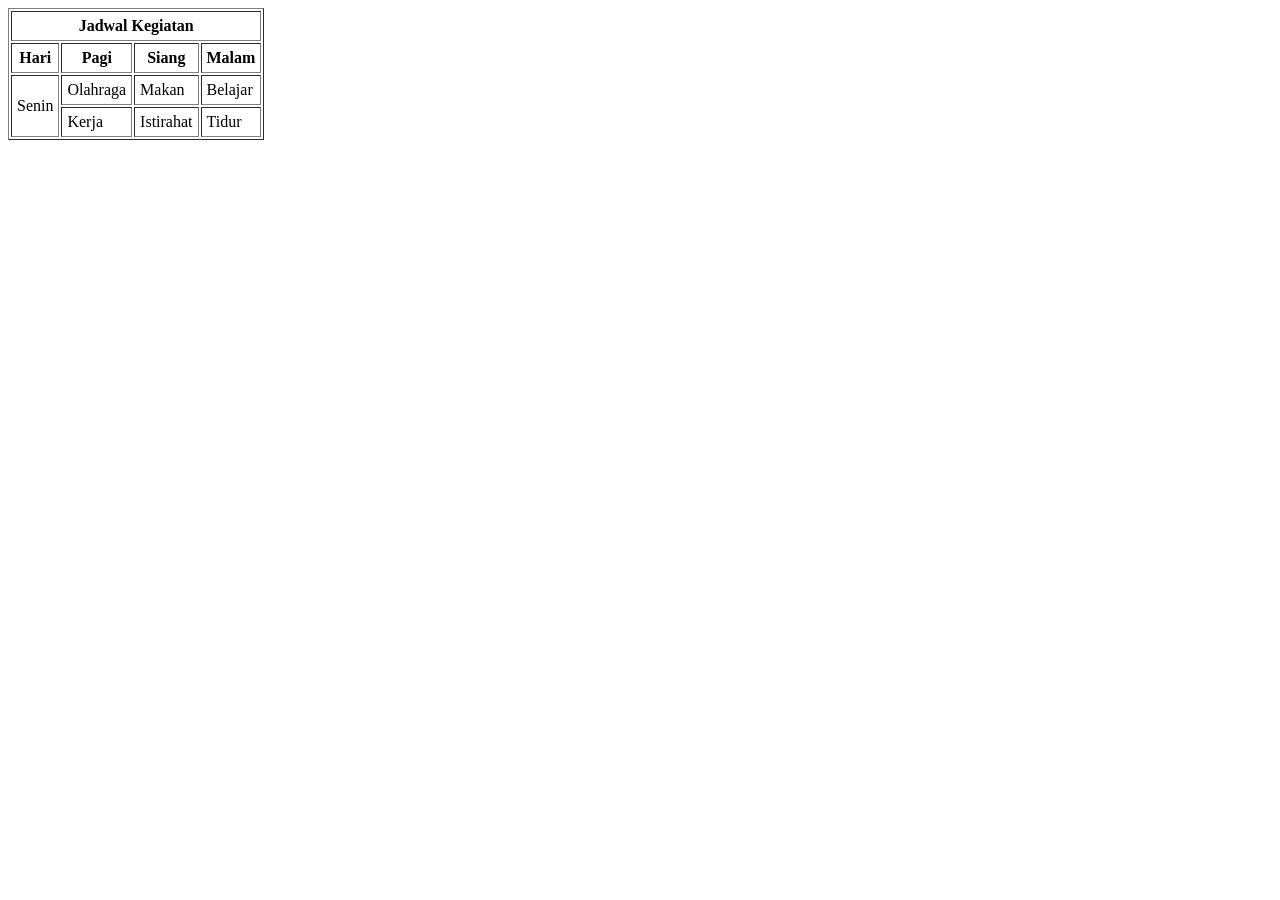
<file: soal4.html>
<!DOCTYPE html>
<html lang="id">
<head>
    <meta charset="UTF-8">
    <title>Soal 4 - Colspan & Rowspan</title>
</head>
<body>

    <table border="1" cellpadding="5">
        <tr>
            <th colspan="4">Jadwal Kegiatan</th>
        </tr>
        <tr>
            <th>Hari</th>
            <th>Pagi</th>
            <th>Siang</th>
            <th>Malam</th>
        </tr>
        <tr>
            <td rowspan="2">Senin</td>
            <td>Olahraga</td>
            <td>Makan</td>
            <td>Belajar</td>
        </tr>
        <tr>
            <td>Kerja</td>
            <td>Istirahat</td>
            <td>Tidur</td>
        </tr>
    </table>

</body>
</html>
</file>
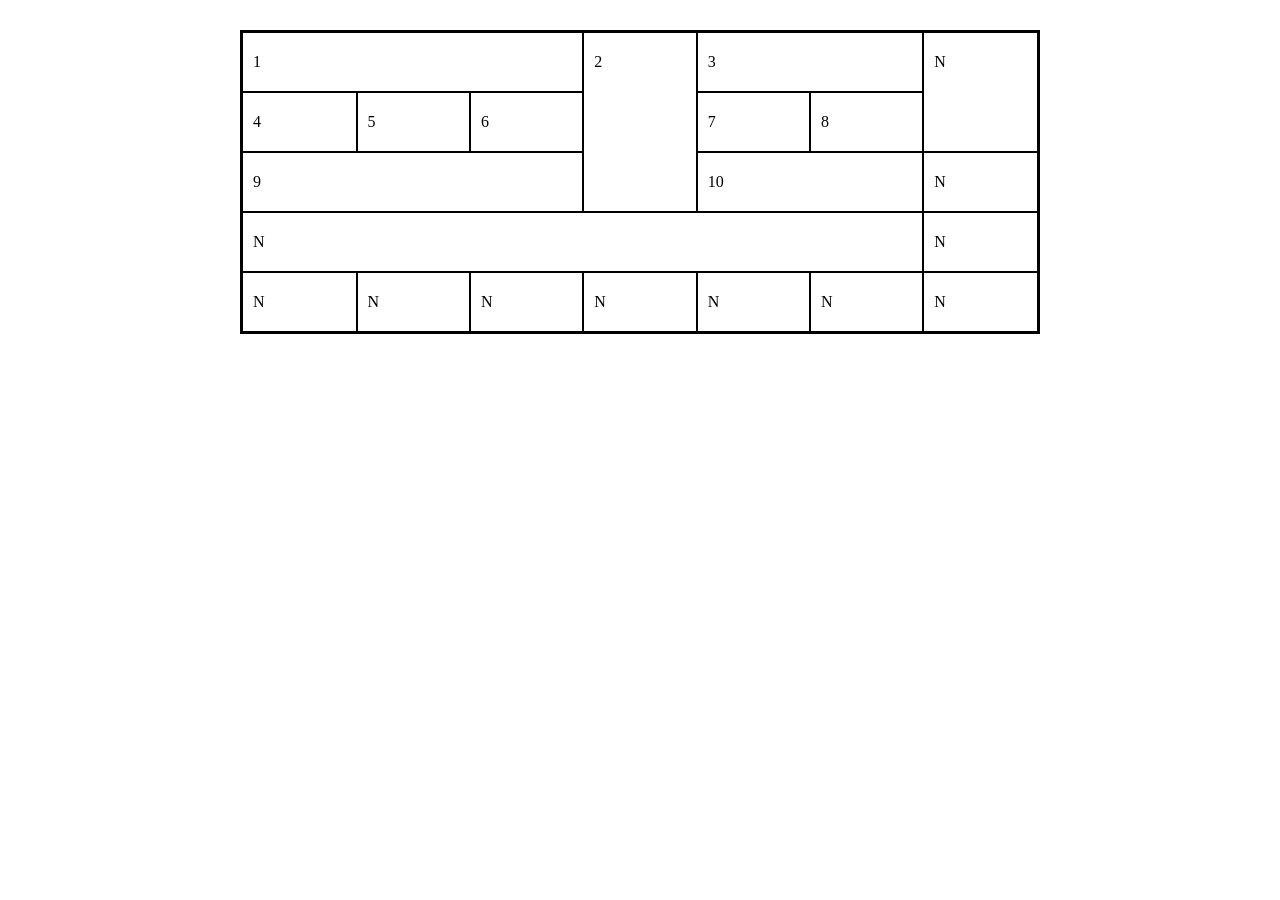
<file: tabel.html>
<!DOCTYPE html>
<html>
<head>




<title>Tabel Latihan</title>
<style>
  table {
    width: 800px;
    margin: 30px auto;
    border-collapse: collapse;
    border: 3px solid black;
  }
  td {
    border: 2px solid black;
    padding: 20px 10px;
    vertical-align: top;
  }
  biar kota/* knya agak tinggi */
  .tinggi { height: 60px; }
</style>
</head>
<body>

<table>

  <tr>
    <td colspan="3" class="tinggi">1</td>
    <td rowspan="3">2</td>
    <td colspan="2" >3</td>
    <td rowspan="2">N</td>
  </tr>

  
  <tr>
    <td>4</td>
    <td>5</td>
    <td>6</td>
    <td>7</td>
    <td>8</td>
  </tr>

 
  <tr>
    <td colspan="3">9</td>
    <td colspan="2">10</td>
    <td>N</td>
  </tr>

  
  <tr>
    <td colspan="6" class="tinggi">N</td>
    <td>N</td>
  </tr>

  <tr>
    <td>N</td>
    <td>N</td>
    <td>N</td>
    <td>N</td>
    <td>N</td>
    <td>N</td>
    <td>N</td>
  </tr>
</table>

</body>
</html>
</file>
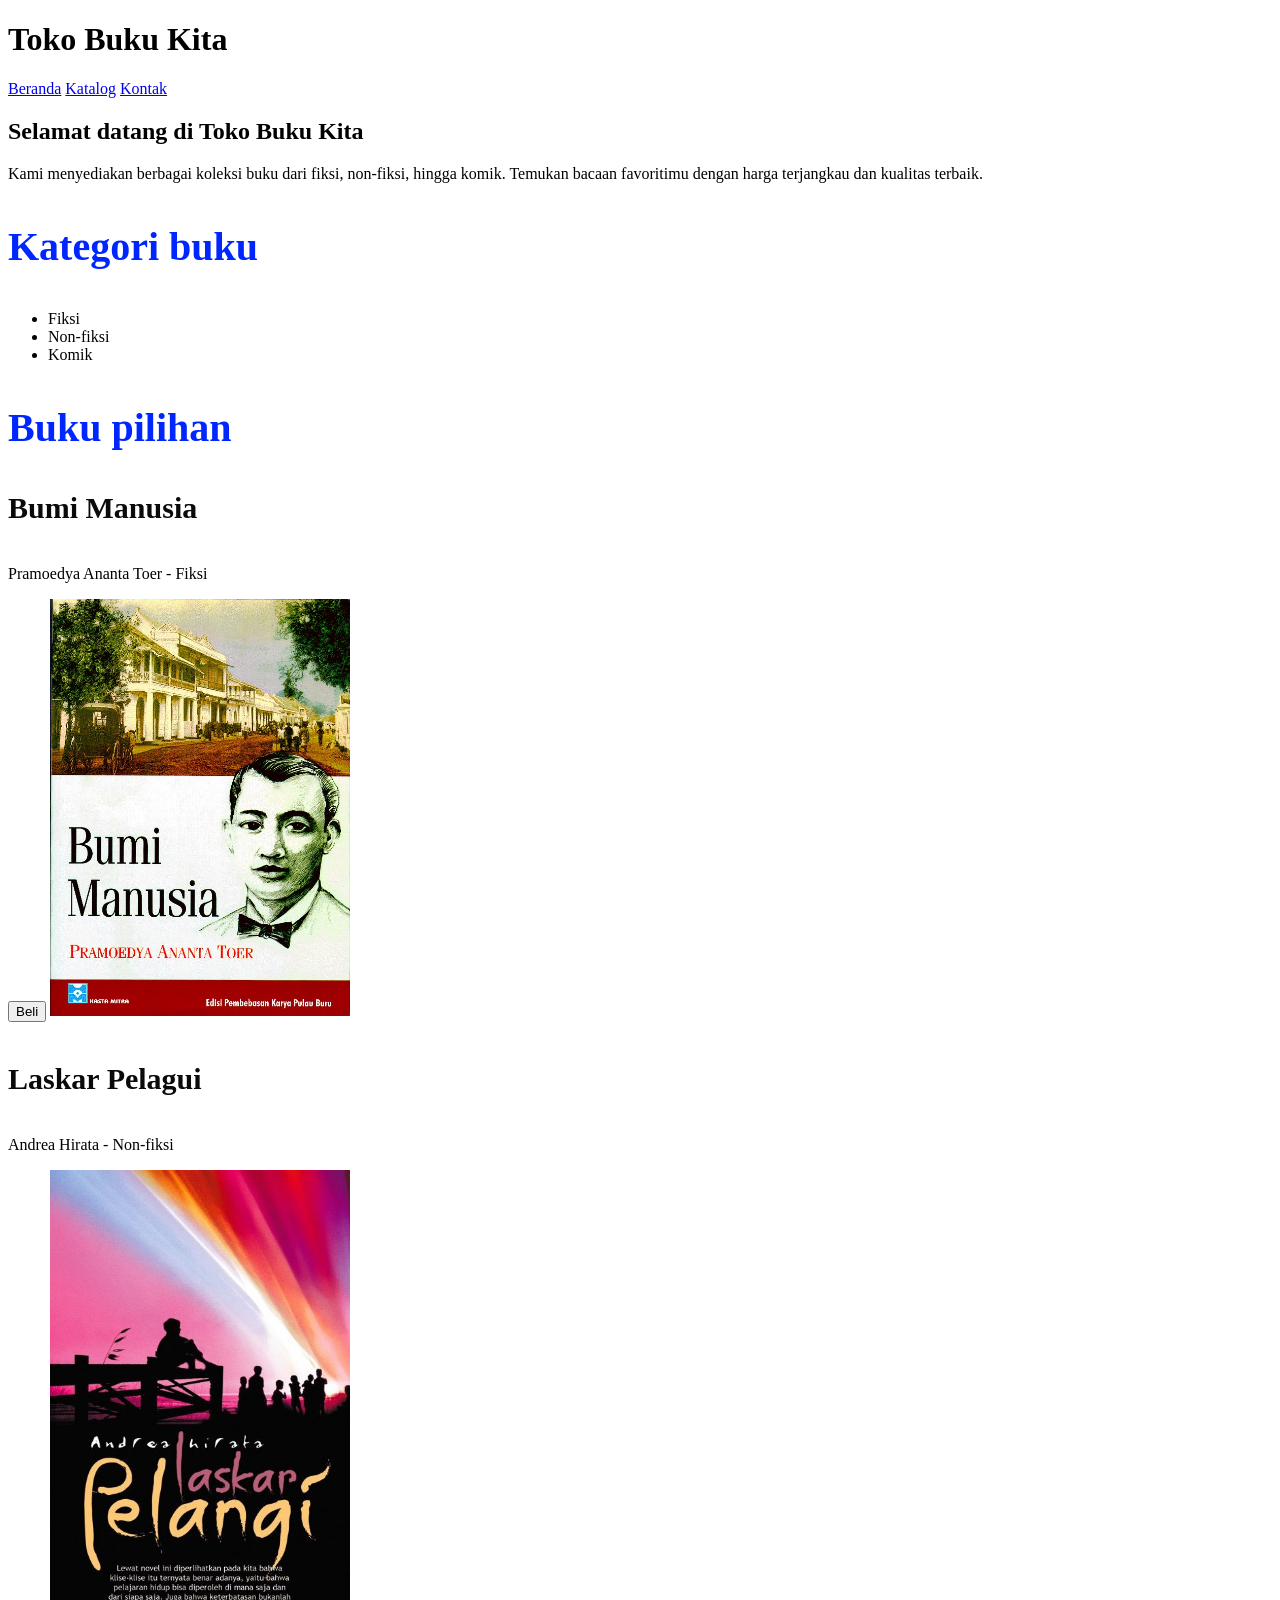
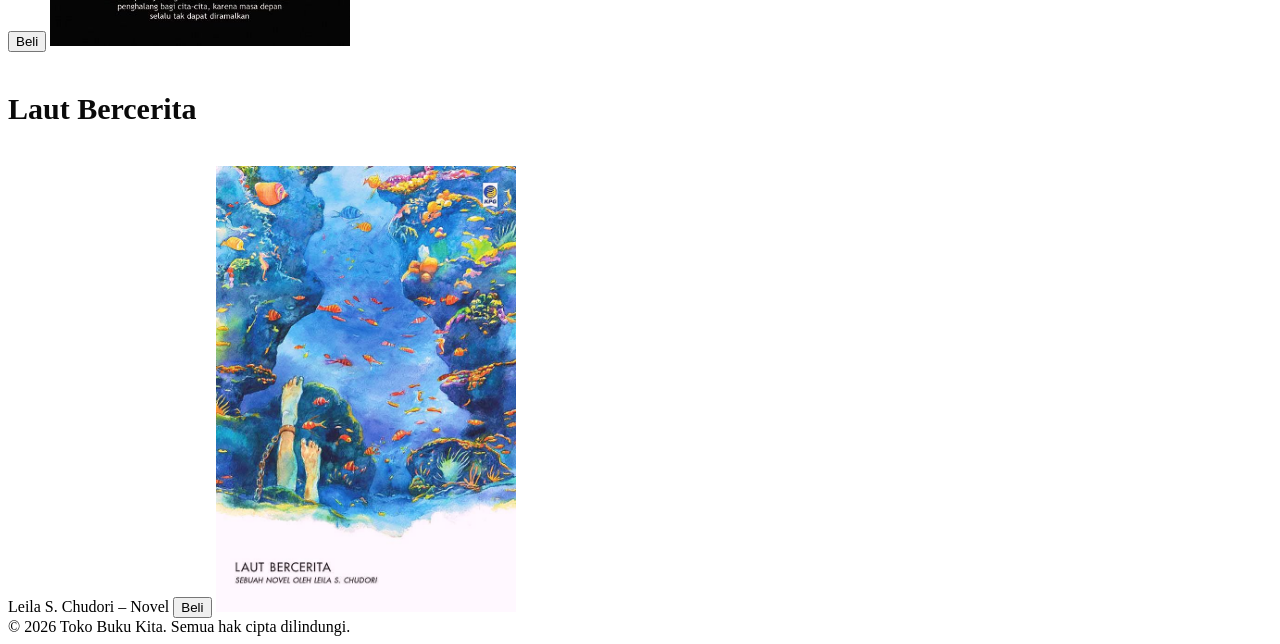
<file: tokobuku.html>
<!DOCTYPE html>
<html lang="id">

<head>
    <meta charset="UTF-8">
    <meta name="viewport" content="width=device-width, initial-scale=1.0, img">
    <title>Toko Buku Kita</title>
    <link rel="stylesheet" href="css/style.css" />
</head>

<body>
    <header>
        <h1>Toko Buku Kita</h1>
        <nav> <a href="#">Beranda</a> <a href="#">Katalog</a> <a href="#">Kontak</a> </nav>
    </header>
    <main>
        <h2>Selamat datang di Toko Buku Kita</h2>
        <p>Kami menyediakan berbagai koleksi buku dari fiksi, non-fiksi, hingga komik. Temukan bacaan favoritimu dengan
            harga terjangkau dan kualitas terbaik.</p>
        <div class="kategori">
            <h3>Kategori buku</h3>
            <ul>
                <li>Fiksi</li>
                <li>Non-fiksi</li>
                <li>Komik</li>
            </ul>
        </div>
        <div class="buku-pilihan">
            <h3>Buku pilihan</h3>
            <div class="grid-buku">
                <div class="card">
                    <h4>Bumi Manusia</h4>
                    <p>Pramoedya Ananta Toer - Fiksi</p> <button class="btn-beli">Beli</button>
                    <img src="assets/img/Bumi Manusia.jfif" style="width: 300px; height: auto;">
                </div>
                <div class="card">
                    <h4>Laskar Pelagui</h4>
                    <p>Andrea Hirata - Non-fiksi</p> <button class="btn-beli">Beli</button>
                    <img src="assets/img/Laskar Pelangi Design_ Andreas Kusumahadi.jfif"
                        style="width: 300px; height: auto;">
                </div>
                <div class="card">
                    <h4>Laut Bercerita</h4>
                    <pLeila>Leila S. Chudori – Novel</pLeila> <button class="btn-beli">Beli</button>
                    <img src="assets/img/Laut Bercerita _ Leila S_ Chudori ₊⊹.jfif" style="width: 300px; height: auto;">
                </div>
            </div>
        </div>
    </main>
    <footer> © 2026 Toko Buku Kita. Semua hak cipta dilindungi. </footer>
</body>

</html>
</file>
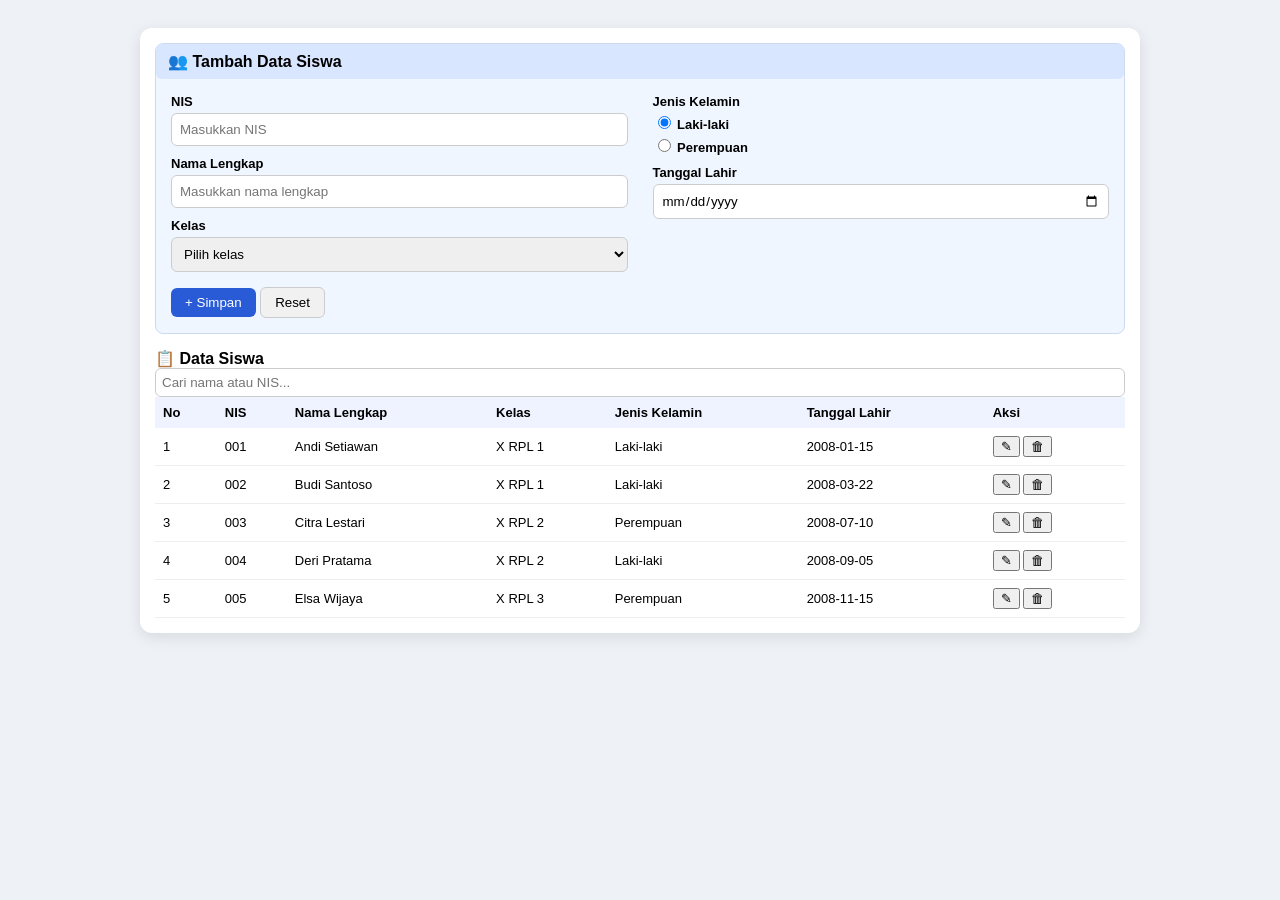
<file: tugas tugas.html>
<!DOCTYPE html>
<html lang="id">

<head>
    <meta charset="UTF-8">
    <title>Tugas Membuat Form and Table</title>
    <style>
        * {
            box-sizing: border-box;
            font-family: Arial, sans-serif
        }

        body {
            background: #eef2f7;
            padding: 20px
        }

        .container {
            max-width: 1000px;
            margin: auto;
            background: #fff;
            border-radius: 12px;
            box-shadow: 0 4px 15px rgba(0, 0, 0, .1);
            overflow: hidden
        }

        .form-section {
            background: #f0f6ff;
            border: 1px solid #cdd9f0;
            border-radius: 8px;
            margin: 15px;
            padding: 15px
        }

        .form-title {
            font-weight: bold;
            background: #d9e6ff;
            padding: 8px 12px;
            border-radius: 6px;
            margin: -15px -15px 15px -15px
        }

        .form-grid {
            display: grid;
            grid-template-columns: 1fr 1fr;
            gap: 15px 25px
        }

        label {
            font-size: 13px;
            font-weight: 600;
            display: block;
            margin-bottom: 4px
        }

        input[type=text],
        input[type=date],
        select {
            width: 100%;
            padding: 8px;
            border: 1px solid #ccc;
            border-radius: 6px
        }

        .btn {
            padding: 7px 14px;
            border: none;
            border-radius: 6px;
            cursor: pointer
        }

        .btn-primary {
            background: #2a5bd7;
            color: #fff
        }

        .btn-secondary {
            background: #f1f1f1;
            border: 1px solid #ccc
        }

        table {
            width: 100%;
            border-collapse: collapse;
            font-size: 13px
        }

        th {
            background: #eef3ff;
            padding: 8px;
            text-align: left
        }

        td {
            padding: 8px;
            border-bottom: 1px solid #eee
        }
    </style>
</head>

<body>
    <div class="container">
        <div class="form-section">
            <div class="form-title">👥 Tambah Data Siswa</div>
            <div class="form-grid">
                <div>
                    <label>NIS</label><input type="text" id="nis" placeholder="Masukkan NIS">
                    <label style="margin-top:10px">Nama Lengkap</label><input type="text" id="nama"
                        placeholder="Masukkan nama lengkap">
                    <label style="margin-top:10px">Kelas</label>
                    <select id="kelas">
                        <option value="">Pilih kelas</option>
                        <option>X RPL 1</option>
                        <option>X RPL 2</option>
                        <option>X RPL 3</option>
                    </select>
                </div>
                <div>
                    <label>Jenis Kelamin</label>
                    <label><input type="radio" name="jk" value="Laki-laki" checked> Laki-laki</label>
                    <label><input type="radio" name="jk" value="Perempuan"> Perempuan</label>
                    <label style="margin-top:10px">Tanggal Lahir</label><input type="date" id="tgl">
                </div>
            </div>
            <div style="margin-top:15px"><button class="btn btn-primary" onclick="simpanData()">+ Simpan</button>
                <button class="btn btn-secondary" onclick="resetForm()">Reset</button></div>
        </div>

        <div style="margin:15px">
            <b>📋 Data Siswa</b> <input type="text" id="search" placeholder="Cari nama atau NIS..."
                onkeyup="renderTable()" style="float:right;padding:6px;border:1px solid #ccc;border-radius:6px">
            <table>
                <thead>
                    <tr>
                        <th>No</th>
                        <th>NIS</th>
                        <th>Nama Lengkap</th>
                        <th>Kelas</th>
                        <th>Jenis Kelamin</th>
                        <th>Tanggal Lahir</th>
                        <th>Aksi</th>
                    </tr>
                </thead>
                <tbody id="tbody"></tbody>
            </table>
        </div>
    </div>

    <script>
        let data = [
            { NIS: '001', nama: 'Andi Setiawan', kelas: 'X RPL 1', jk: 'Laki-laki', tgl: '2008-01-15' },
            { NIS: '002', nama: 'Budi Santoso', kelas: 'X RPL 1', jk: 'Laki-laki', tgl: '2008-03-22' },
            { NIS: '003', nama: 'Citra Lestari', kelas: 'X RPL 2', jk: 'Perempuan', tgl: '2008-07-10' },
            { NIS: '004', nama: 'Deri Pratama', kelas: 'X RPL 2', jk: 'Laki-laki', tgl: '2008-09-05' },
            { NIS: '005', nama: 'Elsa Wijaya', kelas: 'X RPL 3', jk: 'Perempuan', tgl: '2008-11-15' },
        ];
        let editIndex = -1;
        function renderTable() {
            const k = document.getElementById('search').value.toLowerCase();
            const f = data.filter(d => d.NIS.toLowerCase().includes(k) || d.nama.toLowerCase().includes(k));
            document.getElementById('tbody').innerHTML = f.map((d, i) => `<tr><td>${i + 1}</td><td>${d.NIS}</td><td>${d.nama}</td><td>${d.kelas}</td><td>${d.jk}</td><td>${d.tgl}</td><td><button onclick="editData(${i})">✎</button> <button onclick="hapusData(${i})">🗑</button></td></tr>`).join('');
        }
        function simpanData() {
            const obj = { NIS: nis.value, nama: nama.value, kelas: kelas.value, jk: document.querySelector('input[name=jk]:checked').value, tgl: tgl.value };
            if (!obj.NIS || !obj.nama || !obj.kelas || !obj.tgl) return alert('Lengkapi data!');
            if (editIndex > -1) data[editIndex] = obj; else data.push(obj);
            resetForm(); renderTable();
        }
        function editData(i) { let d = data[i]; nis.value = d.NIS; nama.value = d.nama; kelas.value = d.kelas; document.querySelector(`input[name=jk][value="${d.jk}"]`).checked = true; tgl.value = d.tgl; editIndex = i; }
        function hapusData(i) { if (confirm('Hapus?')) { data.splice(i, 1); renderTable(); } }
        function resetForm() { nis.value = ''; nama.value = ''; kelas.value = ''; tgl.value = ''; editIndex = -1; }
        renderTable();
    </script>
</body>

</html>
</file>
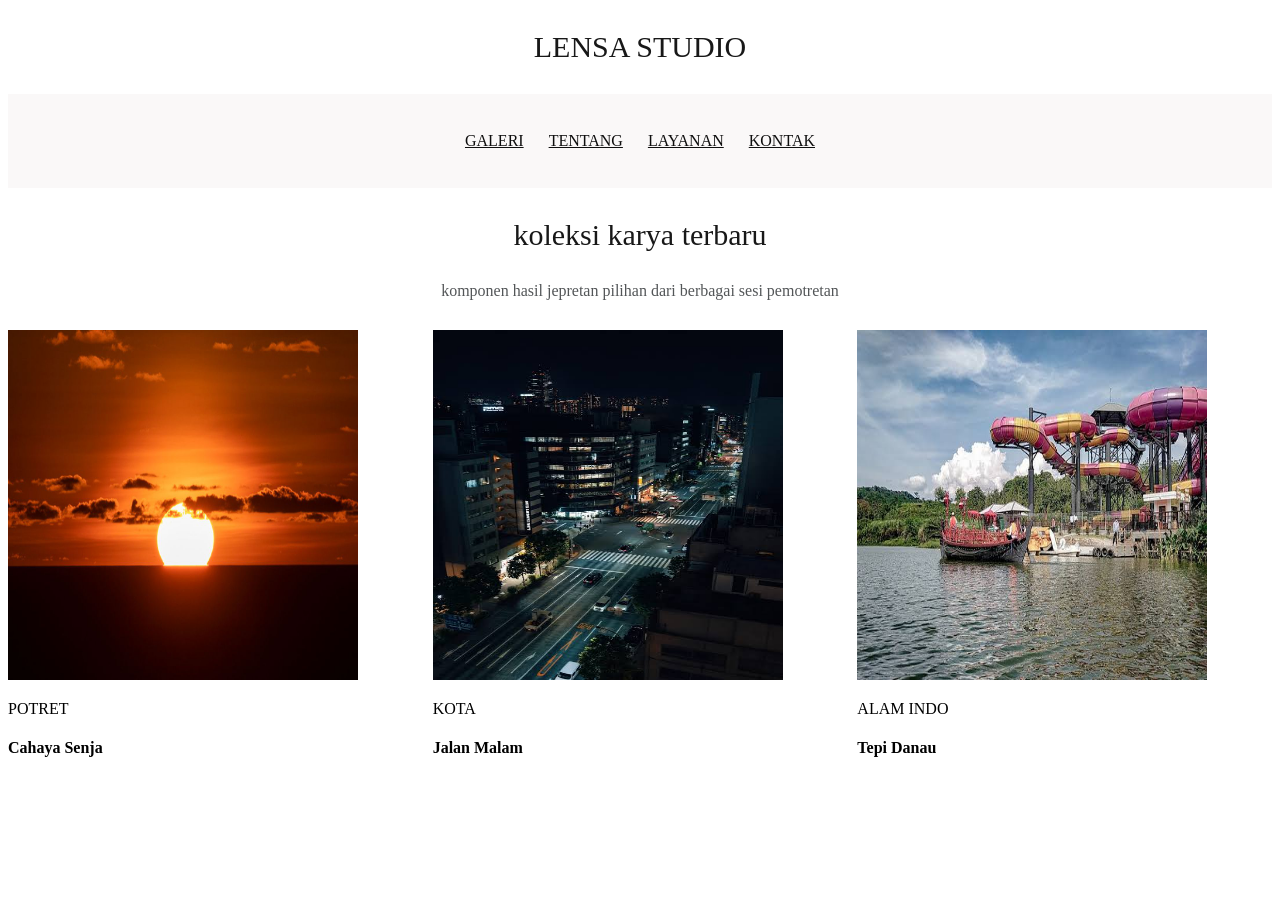
<file: ulangan.html>
<!DOCTYPE html>
<html lang="en">
<head>
    <meta charset="UTF-8">
    <meta name="viewport" content="width=device-width, initial-scale=1.0">
    <title>ujian</title>
    <link rel="stylesheet" href="css/ulangan.css" />
</head>
<body>

<header>

        <nav class="navbar">
        <p class="welcome"> LENSA STUDIO</p>
            <ul class="nav-menu">
                <li><a href="#GALERI">GALERI</a></li> 
                <li><a href="#TENTANG">TENTANG</a></li>
                 <li><a href="#lAYANAN">LAYANAN</a></li>
                 <li><a href="#KONTAK">KONTAK</a></li></li>
            
            </ul>
          </nav>
    </header>



 <p class="welcome"> koleksi karya terbaru</p>
        

  <P class="hero-description" >komponen hasil jepretan pilihan dari berbagai sesi pemotretan </P>



 <section class="hero" id="GALERI">
<div class="poto-pilihan">
            <div class="grid-poto">
                <div class="card">
                    <img src="assets/img/cahaya senja.jpg" style="width: 350px; height: 350px;">  
                    <p>POTRET</p>
                    <h4>Cahaya Senja</h4>
                </div>
                <div class="card">

                    <img src="assets/img/jalanan malam kota.jfif"
                        style="width: 350px; height: 350px;">
                      <p>KOTA</p>
                     <h4>Jalan Malam</h4>
                </div>

             <div class="card">

                    <img src="assets/img/tepi danau.jfif"
                        style="width: 350px; height: 350px;">
                      <p>ALAM INDO</p>
                     <h4>Tepi Danau</h4>
                </div>

</section>




</body>
</html>
</file>
<file: css/potopolio.css>
* {
    margin: 0;
    padding: 0;
    box-sizing: border-box;
    scroll-behavior: smooth;
}

body {
    font-family: "Poppins", sans-serif;
    background: #080b16;
    color: #fff;
}

/* ================= NAVBAR ================= */

header {
    position: fixed;
    width: 100%;
    top: 0;
    z-index: 1000;
    background: rgba(8, 11, 22, 0.85);
    backdrop-filter: blur(15px);
    border-bottom: 1px solid rgba(255,255,255,0.08);
}

.navbar {
    max-width: 1200px;
    margin: auto;
    height: 75px;
    display: flex;
    justify-content: space-between;
    align-items: center;
    padding: 0 25px;
}

.logo {
    font-size: 24px;
    font-weight: 800;
}

.logo span {
    color: #7c5cff;
}

.nav-menu {
    display: flex;
    gap: 30px;
    list-style: none;
}

.nav-menu a {
    color: #ddd;
    text-decoration: none;
    font-size: 14px;
    transition: .3s;
}

.nav-menu a:hover {
    color: #8c6cff;
}

/* ================= HERO ================= */

.hero {
    min-height: 100vh;
    max-width: 1200px;
    margin: auto;
    padding: 130px 25px 70px;

    display: flex;
    align-items: center;
    justify-content: space-between;
    gap: 60px;
}

.hero-text {
    max-width: 650px;
    animation: slideLeft 1s ease;
}

.small-title {
    color: #8c6cff;
    letter-spacing: 4px;
    font-size: 14px;
    font-weight: 600;
}

.hero h1 {
    font-size: clamp(50px, 8vw, 90px);
    line-height: 1;
    margin: 15px 0;
}

.hero h1 span {
    color: #8c6cff;
}

.hero h2 {
    font-size: 24px;
    color: #ddd;
    margin-bottom: 20px;
}

.hero p {
    color: #aaa;
    line-height: 1.8;
}

.hero-buttons {
    display: flex;
    gap: 15px;
    margin-top: 30px;
}

.btn {
    display: inline-block;
    padding: 13px 25px;
    border-radius: 30px;
    text-decoration: none;
    font-weight: 600;
    transition: .3s;
}

.primary {
    background: #7c5cff;
    color: white;
    box-shadow: 0 10px 30px rgba(124,92,255,.3);
}

.primary:hover {
    transform: translateY(-4px);
}

.secondary {
    border: 1px solid #7c5cff;
    color: white;
}

.secondary:hover {
    background: #7c5cff;
}

.hero-image {
    animation: floating 4s ease-in-out infinite;
}

.image-circle {
    width: 330px;
    height: 330px;
    padding: 10px;
    border-radius: 50%;
    background: linear-gradient(135deg, #7c5cff, #00d4ff);
    box-shadow: 0 0 80px rgba(124,92,255,.25);
}

.image-circle img {
    width: 100%;
    height: 100%;
    border-radius: 50%;
    object-fit: cover;
    border: 8px solid #080b16;
}

/* ================= SECTION ================= */

.section {
    max-width: 1200px;
    margin: auto;
    padding: 100px 25px;
}

.section-title {
    text-align: center;
    margin-bottom: 55px;
}

.section-title p {
    color: #8c6cff;
    font-size: 13px;
    letter-spacing: 4px;
    font-weight: 600;
}

.section-title h2 {
    font-size: 38px;
    margin-top: 8px;
}

/* ================= ABOUT ================= */

.about-content {
    display: grid;
    grid-template-columns: 1.5fr 1fr;
    gap: 30px;
}

.about-card,
.info-card {
    padding: 35px;
    border-radius: 20px;
    background: #101426;
    border: 1px solid rgba(255,255,255,.07);
}

.about-card h3 {
    margin-bottom: 20px;
    font-size: 24px;
}

.about-card p {
    color: #aaa;
    line-height: 1.8;
    margin-bottom: 15px;
}

.info {
    padding: 18px 0;
    display: flex;
    justify-content: space-between;
    border-bottom: 1px solid rgba(255,255,255,.08);
}

.info span {
    color: #aaa;
    text-align: right;
}

/* ================= SKILLS ================= */

.dark-section {
    max-width: none;
    background: #0d1020;
}

.skills-container {
    max-width: 1200px;
    margin: auto;
    display: grid;
    grid-template-columns: repeat(4, 1fr);
    gap: 20px;
}

.skill-card {
    padding: 30px;
    background: #14182b;
    border-radius: 20px;
    border: 1px solid rgba(255,255,255,.06);
    transition: .4s;
}

.skill-card:hover {
    transform: translateY(-10px);
    border-color: #7c5cff;
}

.skill-icon {
    font-size: 40px;
    margin-bottom: 15px;
}

.skill-card h3 {
    margin-bottom: 10px;
}

.skill-card p {
    color: #999;
    font-size: 14px;
    line-height: 1.7;
}

.progress {
    height: 7px;
    background: #252a3e;
    border-radius: 20px;
    margin-top: 20px;
    overflow: hidden;
}

.progress span {
    height: 100%;
    display: block;
    background: linear-gradient(90deg, #7c5cff, #00d4ff);
    border-radius: 20px;
}

.skill-card small {
    display: block;
    margin-top: 8px;
    color: #aaa;
}

/* ================= EDUCATION ================= */

.education-container {
    display: grid;
    grid-template-columns: repeat(3, 1fr);
    gap: 25px;
}

.education-card {
    display: flex;
    align-items: center;
    gap: 20px;
    padding: 25px;
    background: #101426;
    border-radius: 20px;
    border: 1px solid rgba(255,255,255,.07);
    transition: .4s;
}

.education-card:hover {
    transform: translateY(-8px);
    box-shadow: 0 15px 40px rgba(0,0,0,.3);
}

.school-logo {
    min-width: 80px;
    height: 80px;
    border-radius: 50%;
    background: white;
    display: flex;
    justify-content: center;
    align-items: center;
    overflow: hidden;
}

.school-logo img {
    width: 70px;
    height: 70px;
    object-fit: contain;
}

.year {
    color: #8c6cff;
    font-size: 13px;
}

.education-card h3 {
    margin: 5px 0;
}

.education-card p {
    color: #999;
    font-size: 13px;
}

/* ================= CONTACT ================= */

.contact-section {
    text-align: center;
}

.contact-container {
    display: grid;
    grid-template-columns: repeat(3, 1fr);
    gap: 25px;
}

.contact-card {
    padding: 35px;
    background: #101426;
    border-radius: 20px;
    border: 1px solid rgba(255,255,255,.07);
    transition: .3s;
}

.contact-card:hover {
    transform: translateY(-8px);
    border-color: #7c5cff;
}

.contact-icon {
    font-size: 40px;
    margin-bottom: 10px;
}

.contact-card p {
    color: #999;
    margin-top: 8px;
}

/* ================= FOOTER ================= */

footer {
    text-align: center;
    padding: 30px;
    background: #050710;
    color: #777;
    font-size: 13px;
}

/* ================= ANIMATION ================= */

@keyframes floating {
    0%, 100% {
        transform: translateY(0);
    }

    50% {
        transform: translateY(-15px);
    }
}

@keyframes slideLeft {
    from {
        opacity: 0;
        transform: translateX(-50px);
    }

    to {
        opacity: 1;
        transform: translateX(0);
    }
}

/* ================= RESPONSIVE ================= */

@media (max-width: 900px) {

    .nav-menu {
        gap: 12px;
    }

    .hero {
        flex-direction: column-reverse;
        text-align: center;
    }

    .hero-buttons {
        justify-content: center;
    }

    .skills-container {
        grid-template-columns: repeat(2, 1fr);
    }

    .education-container {
        grid-template-columns: 1fr;
    }

    .about-content {
        grid-template-columns: 1fr;
    }

    .contact-container {
        grid-template-columns: 1fr;
    }
}

@media (max-width: 600px) {

    .navbar {
        height: auto;
        padding: 18px;
        flex-direction: column;
        gap: 15px;
    }

    .nav-menu {
        flex-wrap: wrap;
        justify-content: center;
    }

    .hero {
        padding-top: 160px;
    }

    .image-circle {
        width: 250px;
        height: 250px;
    }

    .hero h1 {
        font-size: 55px;
    }

    .skills-container {
        grid-template-columns: 1fr;
    }

    .section-title h2 {
        font-size: 30px;
    }
}
</file>
<file: css/style.css>
/* p {
font-size: 50px ;
color:rgb(143,5,241);
}  */

    
     /* projrk web statis */



 section {
    min-height: 100vh;
}
h4 { font-size: 30px;
      color: rgb(10, 10, 10);
}
article{ font-size: 20px;
      color: rgb(255, 60, 0);
}
h3  { font-size: 40px;
      color: rgb(0, 38, 255);}   
   




/* PLEXBOX */
  


/* section {
      min-height: 100vh;
}
.kotakputih{
      width: 290px;
      height: 240px;
      background-color:white;
      display: flex;
      justify-content: space-around;
      align-items: flex-start,;
      border-style: solid;
      border-width: 2px;
      border-color: black;
      flex-direction: row;
      flex-wrap: wrap;
}
.kotakmerah {
      width: 30px;
      height: 50px;
      background-color: red;
      border-style: solid;
      flex-direction: row;
      border-width: 2px;
}
.kotakbiru {
      width: 200px;
      height: 50px;
      background-color:blue;
      border-style: solid;
      flex-direction: row;
      border-width: 2px;
}
.kotakkuning  {
      width: 30px;
      height: 50px;
      background-color: rgb(255, 221, 0);
      border-style: solid;
      flex-direction: row;
      border-width: 2px;
}   
.kotakmerah1 {
      width: 170px;
      height: 50px;
      background-color: red;
      border-style: solid;
      flex-direction: row;
      border-width: 2px;
}
.kotakbiru2 {
      width: 30px;
      height: 50px;
      background-color:blue;
      border-style: solid;
      flex-direction: row;
      border-width: 2px;
}
.kotakkuning3  {
      width: 70px;
      height: 50px;
      background-color: rgb(255, 221, 0);
      border-style: solid;
      flex-direction: row;
      border-width: 2px;
}   
.kotakmerah4 {
      width: 30px;
      height: 50px;
      background-color: red;
      border-style: solid;
      flex-direction: row;
      border-width: 2px;
}
.kotakbiru5 {
      width: 60px;
      height: 50px;
      background-color:blue;
      border-style: solid;
      flex-direction: row;
      border-width: 2px;
}
.kotakkuning6  {
      width: 170px;
      height: 50px;
      background-color: rgb(255, 221, 0);
      border-style: solid;
      flex-direction: row;
      border-width: 2px;
}   
.kotakmerah7 {
      width: 60px;
      height: 50px;
      background-color: red;
      border-style: solid;
      flex-direction: row;
      border-width: 2px;
}
.kotakbiru8 {
      width: 30px;
      height: 50px;
      background-color:blue;
      border-style: solid;
      flex-direction: row;
      border-width: 2px;
}
.kotakkuning9  {
      width: 60px;
      height: 50px;
      background-color: rgb(255, 221, 0);
      border-style: solid;
      flex-direction: row;
      border-width: 2px;
}   
.kotakbiru10 {
      width: 30px;
      height: 50px;
      background-color:blue;
      border-style: solid;
      flex-direction: row;
      border-width: 2px;
}
.kotakkuning11 {
      width: 60px;
      height: 50px;
      background-color: rgb(255, 221, 0);
      border-style: solid;
      flex-direction: row;
      border-width: 2px;
}     */




        /* TOKO BUKU */
 


        /* {
            margin: 0;
            padding: 0;
            box-sizing: border-box;
            font-family; 'Segoe UI';
        }

        body {
            background-color: #fff;
            color: #333;
            line-height: 1.6;
        }
        header {
            display: flex;
            justify-content: space-between;
            align-items: center;
            padding: 15px 40px;
            border-bottom: 1px solid #e0e0e0;
        }

        header h1 {
            font-size: 18px;
            font-weight: 600;
        }

        nav a {
            text-decoration: none;
            color: #1a5fa3;
            margin-left: 20px;
            font-size: 15px;
        }

        nav a:hover {
            text-decoration: underline;
        }
        main {
            padding: 30px 40px;
            max-width: 1000px;
            margin: auto;
        }

        main h2 {
            font-size: 22px;
            margin-bottom: 10px;
        }

        main p {
            color: #555;
            margin-bottom: 20px;
        }

    
        .kategori {
            margin-bottom: 25px;
        }

        .kategori h3 {
            font-size: 16px;
            margin-bottom: 8px;
        }

        .kategori ul {
            margin-left: 20px;
        }

        .kategori li {
            color: #555;
            margin-bottom: 5px;
        }

     
        .buku-pilihan h3 {
            font-size: 16px;
            margin-bottom: 15px;
        }

        .grid-buku {
            display: grid;
            grid-template-columns: repeat(3, 1fr);
            gap: 20px;
        }

        .card {
            background-color: #f9f9f9;
            padding: 15px;
            border-radius: 8px;
        }

        .card h4 {
            font-size: 15px;
            margin-bottom: 5px;
        }

        .card p {
            font-size: 14px;
            color: #666;
            margin-bottom: 12px;
        }

        .btn-beli {
            width: 100%;
            padding: 8px;
            border: 1px solid #ccc;
            background-color: #fff;
            border-radius: 6px;
            cursor: pointer;
            font-size: 14px;
        }

        .btn-beli:hover {
            background-color: #f0f0f0;
        }
        footer {
            text-align: center;
            padding: 15px;
            border-top: 1px solid #e0e0e0;
            font-size: 13px;
            color: #777;
            margin-top: 30px;
        }
     */
</file>
<file: css/ulangan.css>
.nav-menu {
    display: flex ;
    list-style: none;
    gap: 25px;
    text-align: center;
   justify-content: center; 
    padding: 3%;
    border-bottom: #181818;
    z-index: 1000;
    background: #faf8f8;
}


.nav-menu a {
    color:rgb(15, 15, 15);

    transition: 0.3s;
    
}


.nav-menu a:hover {
    color: #cb18f8;
    border-bottom: #181818;
    z-index: 1000;
}



 img {
align-items: center;



}


.welcome {
    color: #181818;
    text-align: center;
    font-size: 30px; 
}

.hero-description {
    color: #535658;

    font-size: 16px;
text-align: center;
    margin-bottom: 30px;
}


.poto-pilihan {
            font-size: 16px;
            margin-bottom: 15px;
        }

        .grid-poto {
            display: grid;
            grid-template-columns: repeat(3, 1fr);
            gap: 10px;
        }
</file>
